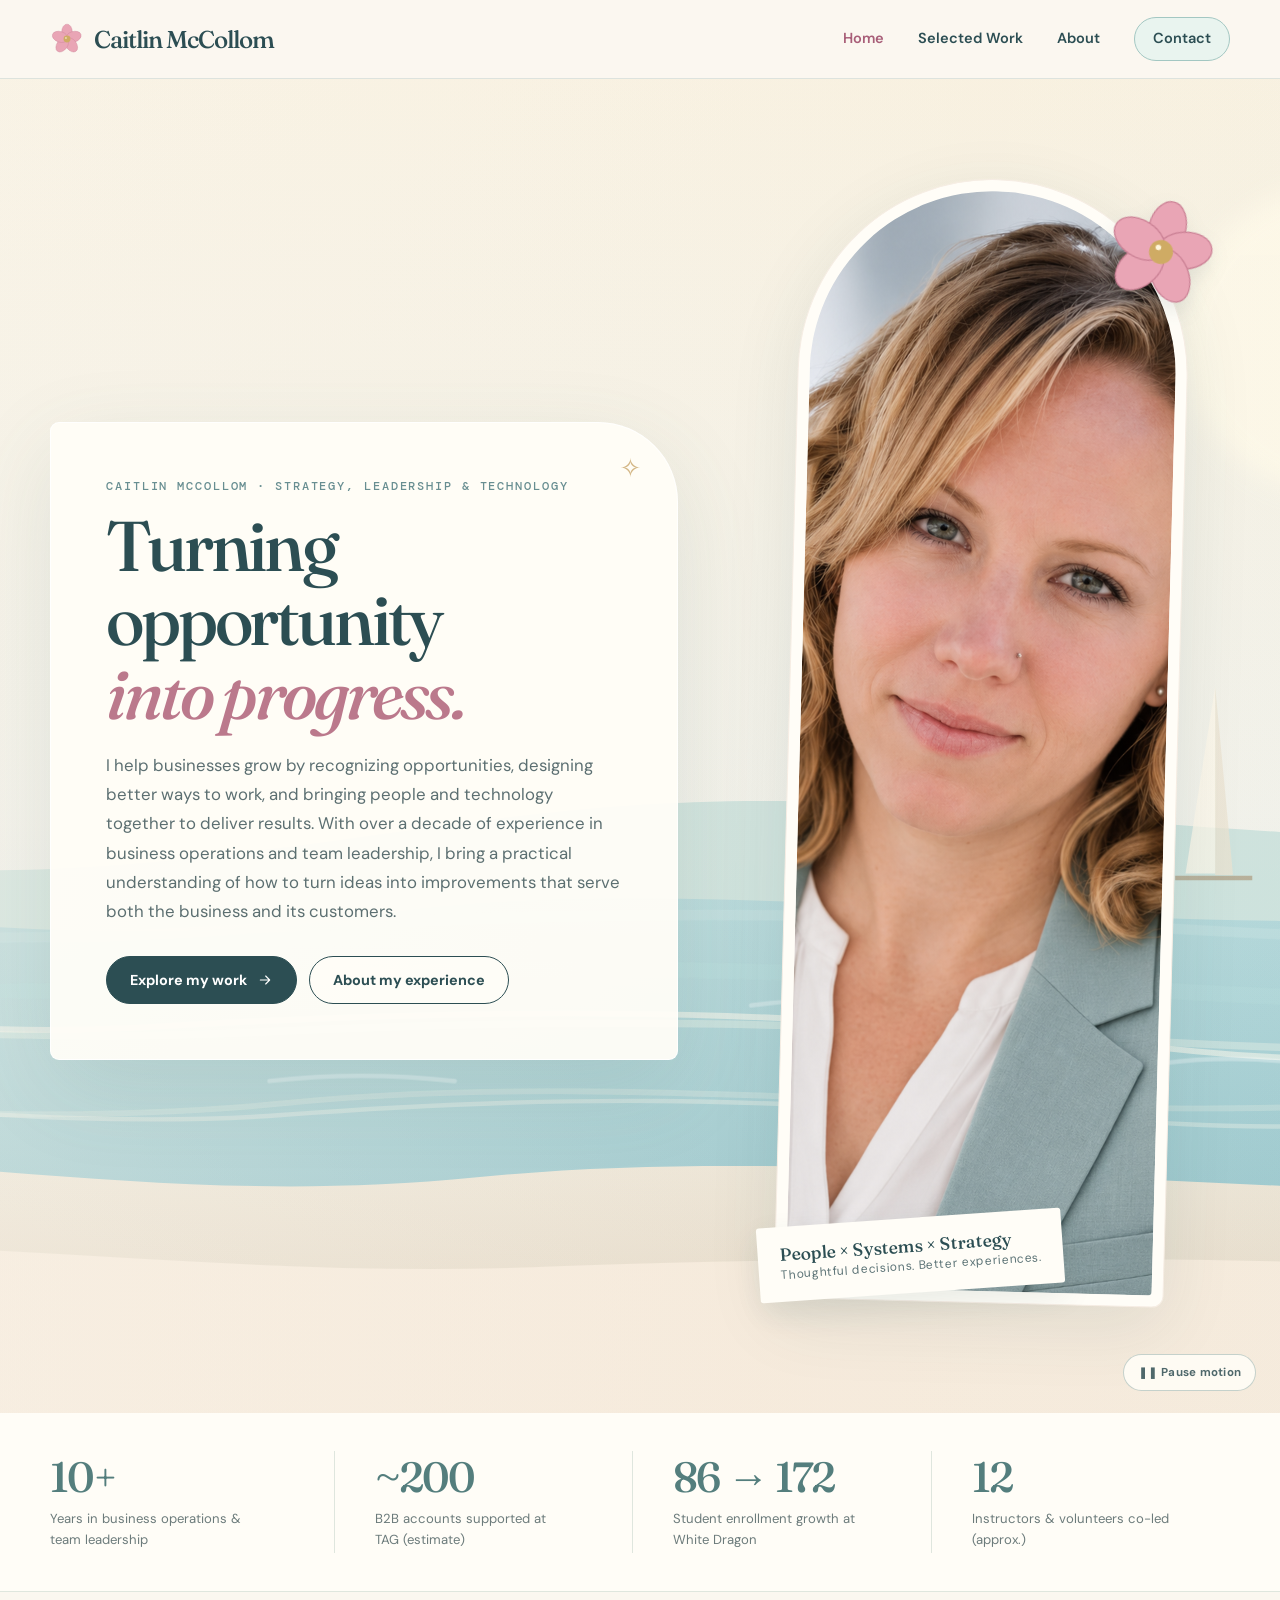
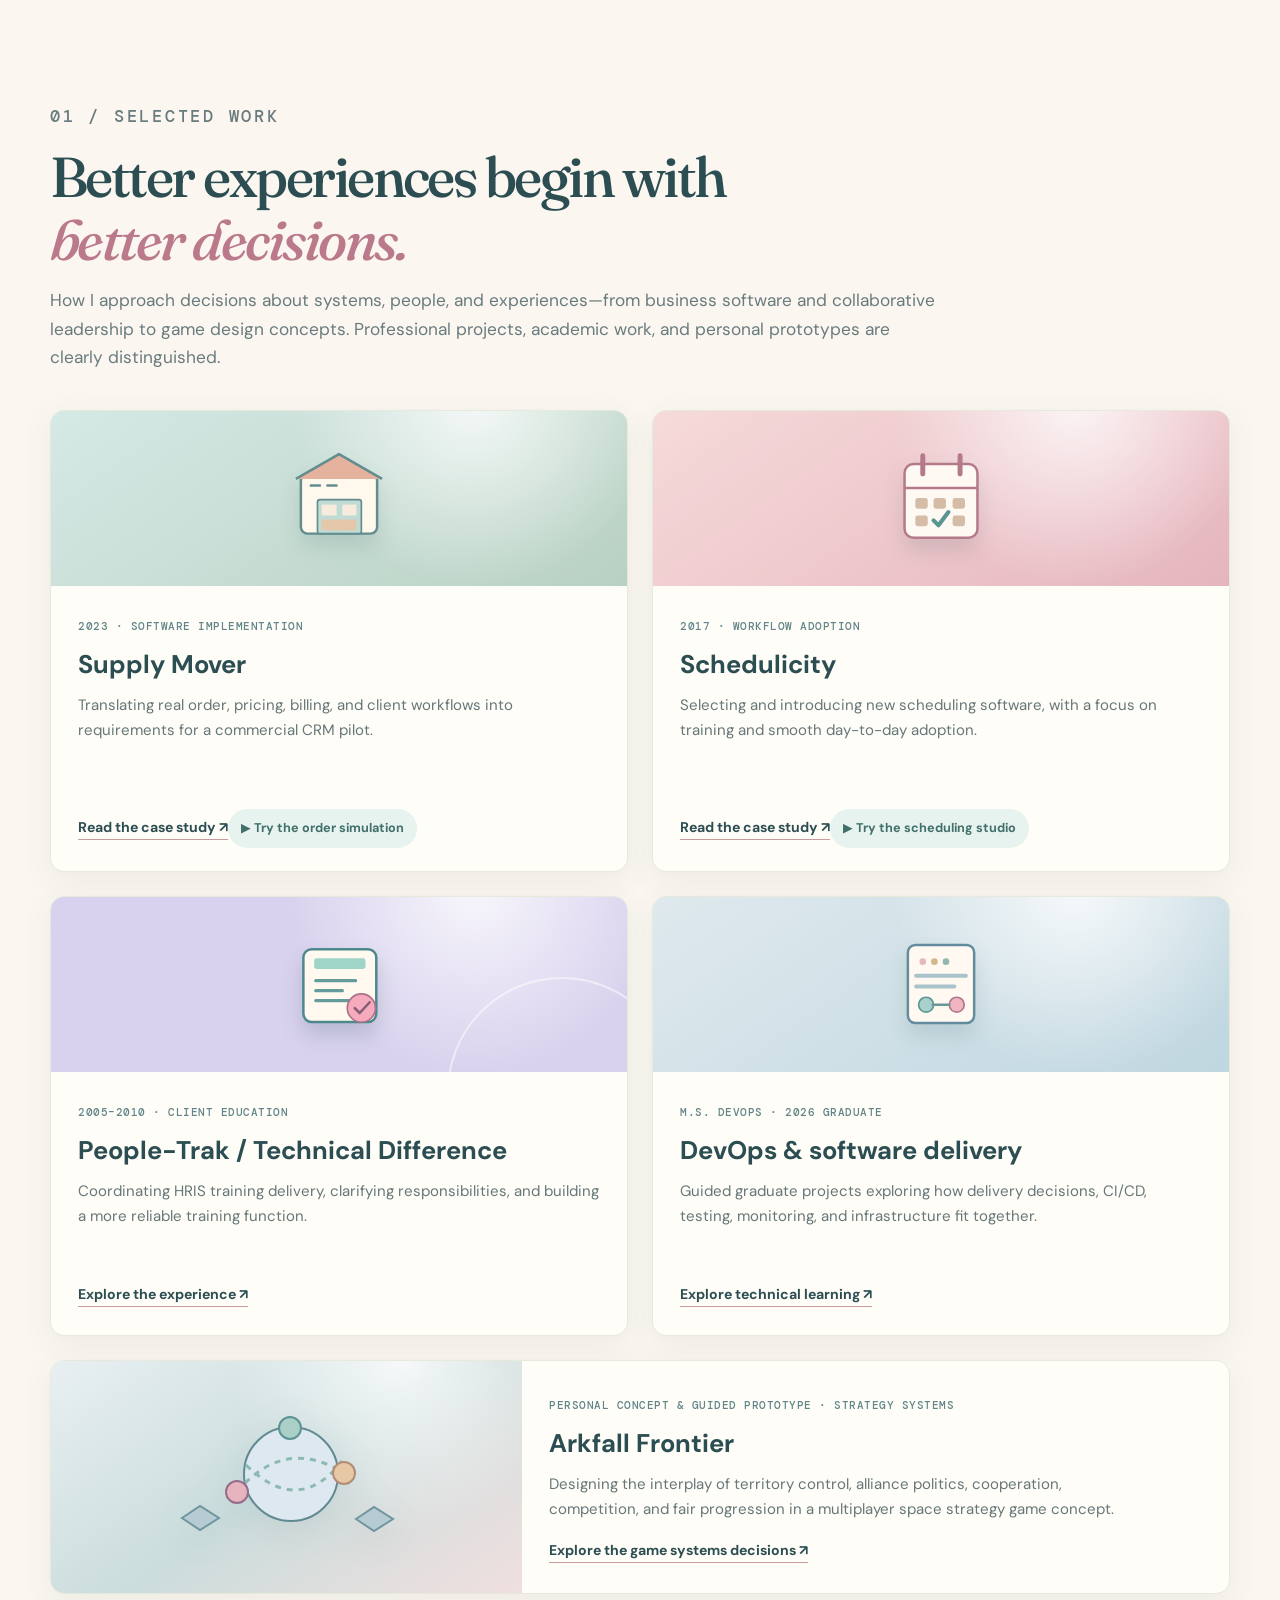
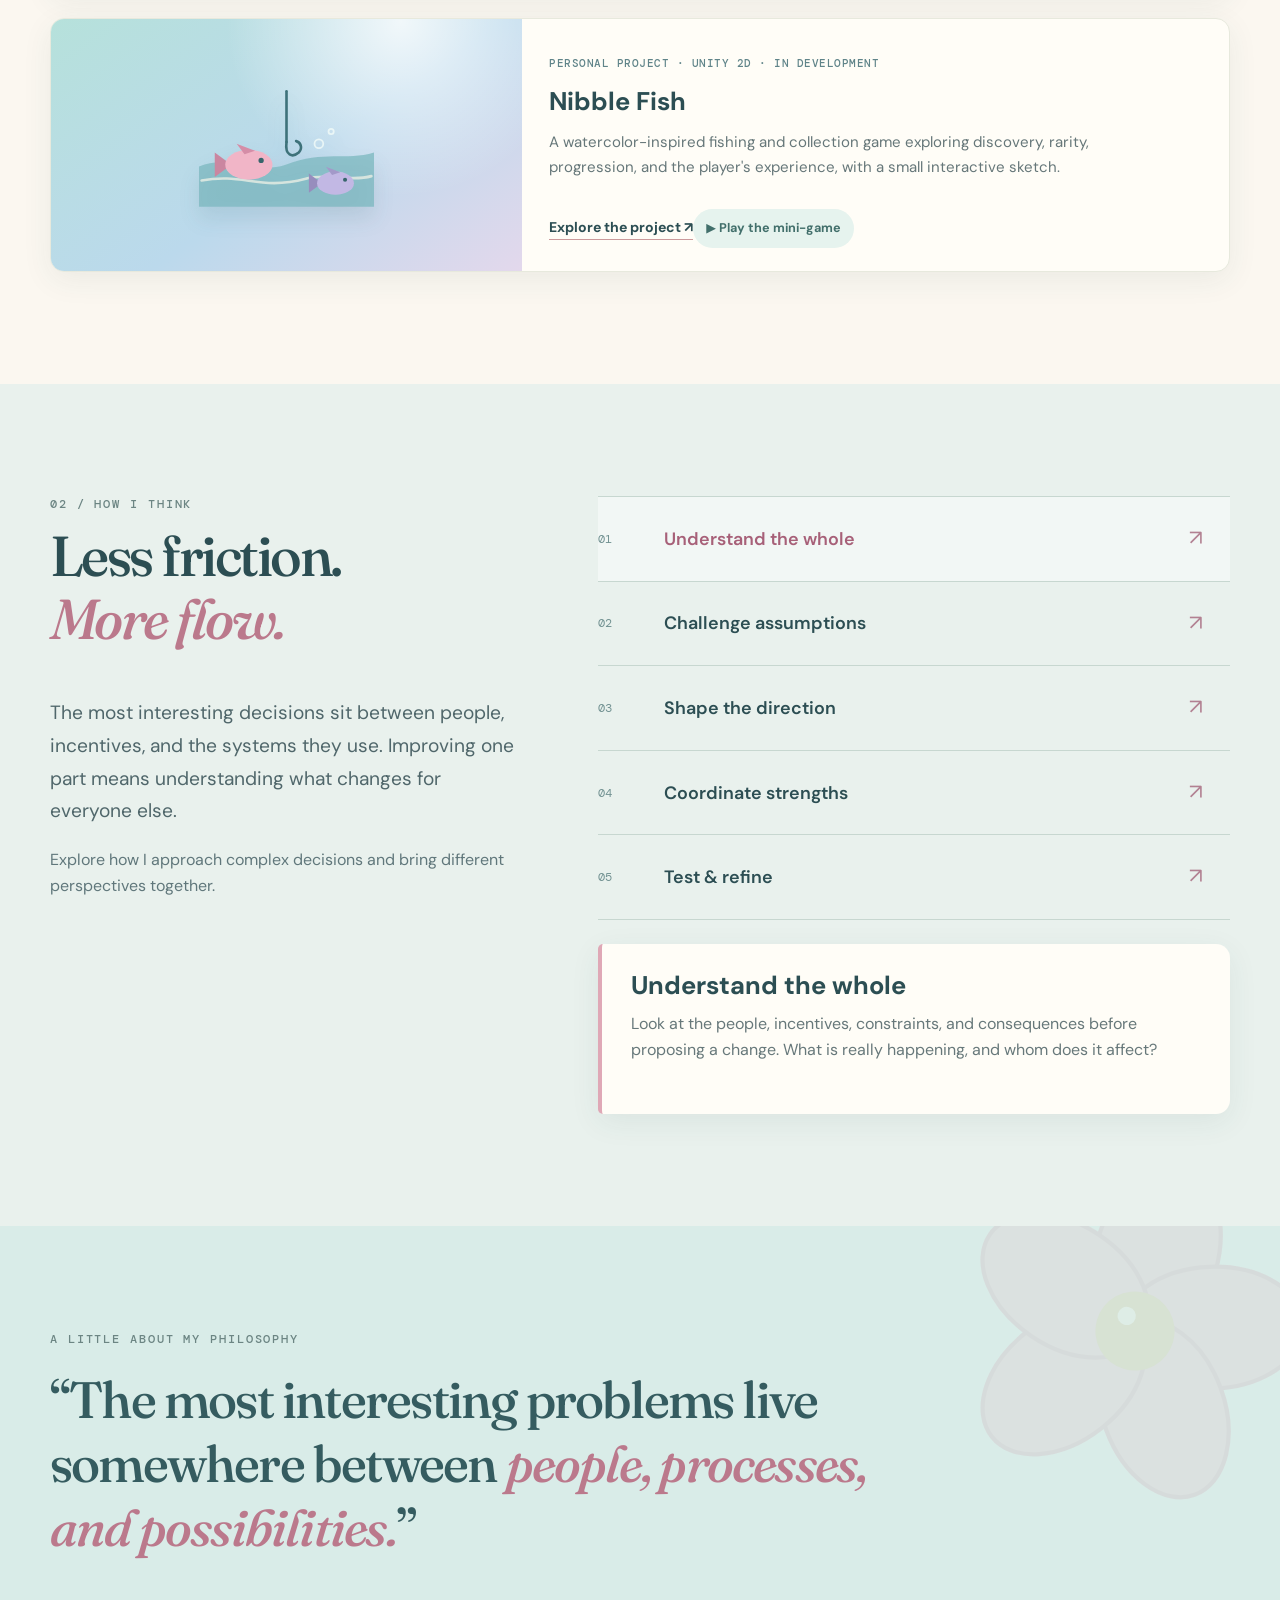
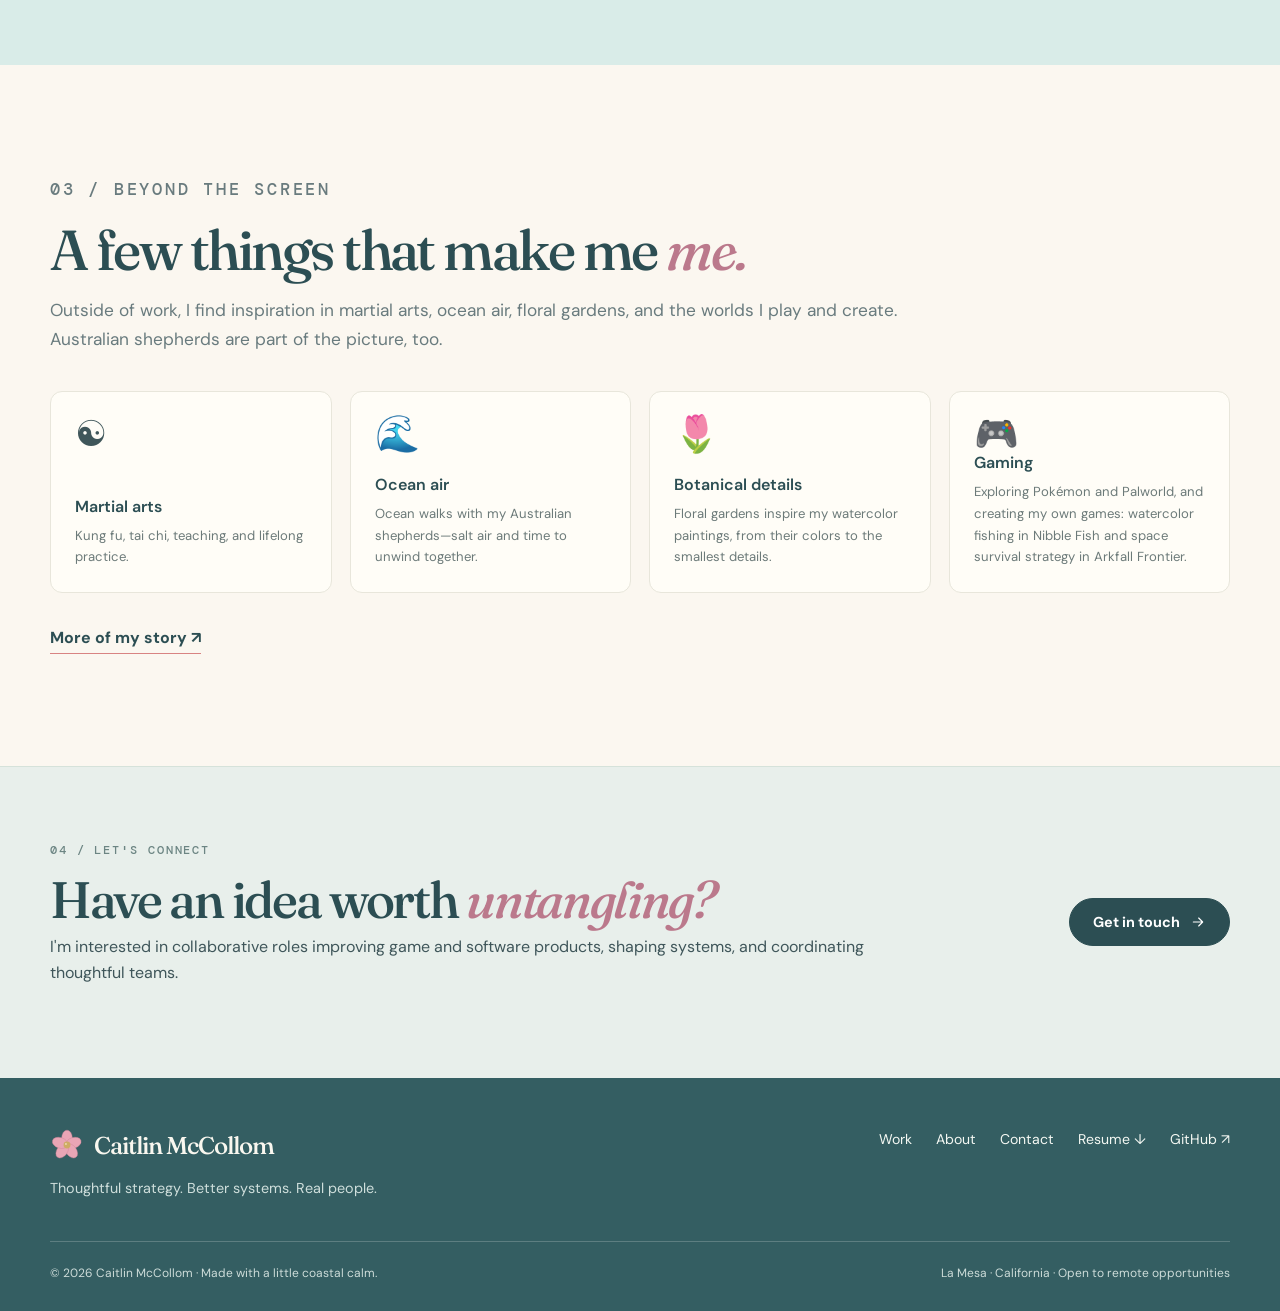
<file: index.html>
<!doctype html>
<html lang="en">
<head>
 <meta charset="utf-8"><meta name="viewport" content="width=device-width, initial-scale=1">
 <meta name="theme-color" content="#FBF7F0">
 <meta name="description" content="Explore Caitlin McCollom’s experience in business growth, collaborative leadership, process improvement, and technology-enabled solutions.">
 <meta property="og:title" content="Caitlin McCollom | People, Strategy &amp; Systems">
 <meta property="og:description" content="Explore Caitlin McCollom’s experience in business growth, collaborative leadership, process improvement, and technology-enabled solutions.">
 <meta property="og:type" content="website">
 <meta property="og:url" content="https://caitmcc165.github.io/cmccollom-cg-portfolio/">
 <meta name="twitter:card" content="summary">
 <meta name="twitter:title" content="Caitlin McCollom | People, Strategy &amp; Systems">
 <meta name="twitter:description" content="Explore Caitlin McCollom’s experience in business growth, collaborative leadership, process improvement, and technology-enabled solutions.">
 <title>Caitlin McCollom | People, Strategy &amp; Systems</title>
 <link rel="icon" href="assets/favicon.svg" type="image/svg+xml">
 <link rel="preconnect" href="https://fonts.googleapis.com">
 <link rel="preconnect" href="https://fonts.gstatic.com" crossorigin>
 <link rel="stylesheet" href="css/style.css?v=nibble-selectedwork-2"><link rel="stylesheet" href="css/coastal-motion.css?v=sitewide-blossom-1"><link rel="stylesheet" href="css/simulations.css"><script src="js/site.js?v=coastal-motion-1" defer></script><script src="js/coastal-motion.js?v=sitewide-blossom-1" defer></script>
</head>
<body>
 <a class="skip" href="#main">Skip to main content</a>
 <header class="site-header"><div class="container header-inner">
  <a class="brand" href="index.html" aria-label="Caitlin McCollom, home"><img src="assets/blossom.svg" width="34" height="34" alt=""> Caitlin McCollom</a>
  <button class="menu-toggle" aria-controls="primary-navigation" aria-expanded="false" aria-label="Open navigation" type="button">☰</button>
  <nav id="primary-navigation" class="site-nav" aria-label="Main navigation"><a href="index.html" aria-current="page" >Home</a><a href="work.html" >Selected Work</a><a href="about.html" >About</a><a href="contact.html" class="nav-cta" >Contact</a></nav>
 </div></header>
 <main id="main">
 <section class="hero" aria-labelledby="home-heading">
  <div class="hero-water-motion" aria-hidden="true">
   <svg viewBox="0 0 1600 900" preserveAspectRatio="xMidYMid slice" focusable="false">
    <g class="water-ribbon far" fill="none" stroke-linecap="round">
     <path d="M-120 578 C130 558 271 590 511 575 S947 561 1174 574 S1509 581 1720 563" stroke="#EBF8F1" stroke-width="7" opacity=".38"/>
     <path d="M-120 612 C154 598 299 628 544 609 S1003 608 1230 619 S1500 606 1720 610" stroke="#C8EBE6" stroke-width="11" opacity=".28"/>
    </g>
    <g class="water-ribbon near" fill="none" stroke-linecap="round">
     <path d="M-120 645 C124 623 311 654 544 643 S929 637 1159 650 S1500 646 1720 632" stroke="#F9F7EB" stroke-width="5" opacity=".48"/>
     <path d="M-120 692 C138 675 333 714 560 691 S1028 702 1269 693 S1500 690 1720 680" stroke="#F7F7E9" stroke-width="4" opacity=".37"/>
    </g>
    <g class="water-gleam" fill="none" stroke="#FFFFFF" stroke-linecap="round" opacity=".4">
     <path d="M875 625q57-8 112 0 M1153 664q44-6 93 0 M550 676q61-7 125 0 M1305 715q62-4 122 0" stroke-width="3"/>
    </g>
   </svg>
  </div>
  <div class="petals-layer" aria-hidden="true"></div>
  <div class="container hero-layout">
   <div class="hero-panel">
    <p class="eyebrow">Caitlin McCollom · Strategy, leadership &amp; technology</p>
    <h1 id="home-heading"><span>Turning opportunity</span><span class="serif-italic">into progress.</span></h1>
    <p class="summary">I help businesses grow by recognizing opportunities, designing better ways to work, and bringing people and technology together to deliver results. With over a decade of experience in business operations and team leadership, I bring a practical understanding of how to turn ideas into improvements that serve both the business and its customers.</p>
    <div class="actions"><a class="btn primary" href="work.html">Explore my work <svg viewBox="0 0 24 24" fill="none" stroke="currentColor" stroke-width="1.7" stroke-linecap="round" stroke-linejoin="round" aria-hidden="true"><path d="M5 12h14m-6-6 6 6-6 6"/></svg></a><a class="btn ghost" href="about.html">About my experience</a></div>
   </div>
   <div class="portrait-wrap">
    <div class="portrait-frame"><img src="assets/caitlin-portrait.png" width="880" height="1100" alt="Professional portrait of Caitlin McCollom"></div>
    <img class="flower-badge gentle-float" data-rolling-blossom src="assets/blossom.svg" alt="" aria-hidden="true">
    <div class="portrait-caption"><strong>People × Systems × Strategy</strong>Thoughtful decisions. Better experiences.</div>
   </div>
  </div>
  <button class="motion-control" type="button" aria-pressed="false" aria-label="Pause all decorative animations">❚❚ Pause motion</button>
 </section>
 <section class="stats" aria-label="Experience highlights"><div class="container stat-grid">
  <div class="stat"><span class="stat-number">10+</span><span class="stat-caption">Years in business operations &amp; team leadership</span></div>
  <div class="stat"><span class="stat-number">~200</span><span class="stat-caption">B2B accounts supported at TAG (estimate)</span></div>
  <div class="stat"><span class="stat-number">86 → 172</span><span class="stat-caption">Student enrollment growth at White Dragon</span></div>
  <div class="stat"><span class="stat-number">12</span><span class="stat-caption">Instructors &amp; volunteers co-led (approx.)</span></div>
 </div></section>
 <section class="section" id="selected-work"><div class="container"><div class="section-heading"><p class="eyebrow">01 / Selected work</p><h2>Better experiences begin with <span class="serif-italic">better decisions.</span></h2><p>How I approach decisions about systems, people, and experiences—from business software and collaborative leadership to game design concepts. Professional projects, academic work, and personal prototypes are clearly distinguished.</p></div>
  <div class="project-grid five-up">
   <article class="project-card"><div class="project-art warehouse"><svg viewBox="0 0 140 140" fill="none" aria-hidden="true"><rect x="24" y="41" width="92" height="72" rx="8" fill="#FFF9ED" stroke="#628C8D" stroke-width="3"/><path d="M18 47 70 17l52 30" fill="#E5B29E" stroke="#628C8D" stroke-width="3" stroke-linejoin="round"/><rect x="44" y="72" width="53" height="41" rx="3" fill="#C0DBD3" stroke="#628C8D" stroke-width="2"/><rect x="49" y="78" width="18" height="13" fill="#F7EBDE"/><rect x="74" y="78" width="17" height="13" fill="#F7EBDE"/><rect x="49" y="96" width="42" height="13" fill="#E5C7AA"/><path d="M36 55h11m9 0h11" stroke="#628C8D" stroke-width="3" stroke-linecap="round"/></svg></div><div class="project-card-body"><span class="tag">2023 · Software implementation</span><h3>Supply Mover</h3><p>Translating real order, pricing, billing, and client workflows into requirements for a commercial CRM pilot.</p><a href="work.html?section=supply-mover#supply-mover">Read the case study ↗</a><a class="sim-quick-link" href="work.html?section=supply-demo#supply-demo">▶ Try the order simulation</a></div></article>
   <article class="project-card"><div class="project-art calendar"><svg viewBox="0 0 140 140" fill="none" aria-hidden="true"><rect x="26" y="29" width="88" height="89" rx="11" fill="#FFF9F3" stroke="#B5798C" stroke-width="3"/><path d="M26 58h88" stroke="#B5798C" stroke-width="3"/><path d="M48 19v22m45-22v22" stroke="#B5798C" stroke-width="6" stroke-linecap="round"/><g fill="#D5BCA7"><rect x="39" y="70" width="15" height="13" rx="3"/><rect x="61" y="70" width="15" height="13" rx="3"/><rect x="84" y="70" width="15" height="13" rx="3"/><rect x="39" y="91" width="15" height="13" rx="3"/><rect x="84" y="91" width="15" height="13" rx="3"/></g><path d="m61 97 6 6 12-16" stroke="#5A9493" stroke-width="5" stroke-linecap="round" stroke-linejoin="round"/></svg></div><div class="project-card-body"><span class="tag">2017 · Workflow adoption</span><h3>Schedulicity</h3><p>Selecting and introducing new scheduling software, with a focus on training and smooth day-to-day adoption.</p><a href="work.html?section=schedulicity#schedulicity">Read the case study ↗</a><a class="sim-quick-link" href="work.html?section=scheduling-demo#scheduling-demo">▶ Try the scheduling studio</a></div></article>
   <article class="project-card">
    <div class="project-art education"><svg viewBox="0 0 140 140" fill="none" aria-hidden="true"><rect x="27" y="28" width="88" height="88" rx="10" fill="#FFF9EF" stroke="#4D898C" stroke-width="3"/><rect x="40" y="39" width="62" height="13" rx="3" fill="#9FD5C7"/><path d="M42 66h48m-48 12h32m-32 12h42" stroke="#649B9B" stroke-width="4" stroke-linecap="round"/><circle cx="97" cy="99" r="17" fill="#F5AABD" stroke="#AC718A" stroke-width="2"/><path d="m89 99 6 6 12-13" stroke="#845D73" stroke-width="3" stroke-linecap="round" stroke-linejoin="round"/></svg></div>
    <div class="project-card-body"><span class="tag">2005–2010 · Client education</span><h3>People-Trak / Technical Difference</h3><p>Coordinating HRIS training delivery, clarifying responsibilities, and building a more reliable training function.</p><a href="work.html?section=people-trak#people-trak">Explore the experience ↗</a></div>
   </article>
   <article class="project-card"><div class="project-art devops"><svg viewBox="0 0 140 140" fill="none" aria-hidden="true"><rect x="30" y="23" width="80" height="94" rx="9" fill="#FFF9F1" stroke="#638C9D" stroke-width="3"/><circle cx="48" cy="43" r="4" fill="#E6B6C1"/><circle cx="62" cy="43" r="4" fill="#D3B78A"/><circle cx="76" cy="43" r="4" fill="#93B8B2"/><path d="M40 60h60M40 73h46" stroke="#A8C4CA" stroke-width="5" stroke-linecap="round"/><circle cx="52" cy="95" r="9" fill="#A8D1CD" stroke="#5B9692" stroke-width="2"/><circle cx="89" cy="95" r="9" fill="#F0B5C1" stroke="#AF788D" stroke-width="2"/><path d="M60 95h20" stroke="#6A9699" stroke-width="3" stroke-linecap="round"/></svg></div><div class="project-card-body"><span class="tag">M.S. DevOps · 2026 graduate</span><h3>DevOps &amp; software delivery</h3><p>Guided graduate projects exploring how delivery decisions, CI/CD, testing, monitoring, and infrastructure fit together.</p><a href="work.html?section=technical-learning#technical-learning">Explore technical learning ↗</a></div></article>
   <article class="project-card project-card-feature"><div class="project-art arkfall" aria-hidden="true"><svg viewBox="0 0 240 150" fill="none"><circle cx="124" cy="72" r="47" fill="#DDE8F0" stroke="#608992" stroke-width="2"/><path d="M70 90Q117 34 177 71M79 63Q132 115 175 59" stroke="#8CBAB2" stroke-width="3" stroke-dasharray="6 6"/><circle cx="70" cy="90" r="11" fill="#E6B4BD" stroke="#956C8A" stroke-width="2"/><circle cx="177" cy="71" r="11" fill="#E6C8A5" stroke="#B38C77" stroke-width="2"/><circle cx="123" cy="26" r="11" fill="#A9CFC7" stroke="#5D9293" stroke-width="2"/><path d="M15 116l18-12 19 12-19 12zM189 117l18-12 19 12-19 12z" fill="#B7CBD3" stroke="#6E969F" stroke-width="2"/></svg></div><div class="project-card-body"><span class="tag">Personal concept &amp; guided prototype · Strategy systems</span><h3>Arkfall Frontier</h3><p>Designing the interplay of territory control, alliance politics, cooperation, competition, and fair progression in a multiplayer space strategy game concept.</p><a href="work.html#arkfall-frontier">Explore the game systems decisions ↗</a></div></article>
   <article class="project-card project-card-feature"><div class="project-art nibble"><svg viewBox="0 0 200 140" fill="none" aria-hidden="true">
     <path d="M0 94c35-15 63 10 99-2 45-17 68-4 101-14v62H0Z" fill="#7FBAC1" opacity=".8"/>
     <path d="M3 110c48-9 66 12 119-2 26-7 51 4 75-3" stroke="#F7F6E9" stroke-width="3" stroke-linecap="round" opacity=".7"/>
     <path d="M100 8v58" stroke="#3E727A" stroke-width="3" stroke-linecap="round"/>
     <path d="M100 66c-2 16 7 18 14 12 5-5 2-12-3-13" stroke="#3E727A" stroke-width="3" stroke-linecap="round"/>
     <g transform="translate(57 92)"><path d="M-20 0-39-14v28Z" fill="#CA86A0"/><ellipse rx="27" ry="17" fill="#F1B5C7"/><circle cx="14" cy="-5" r="3" fill="#37656B"/><path d="M-5-12-14-24l21 8Z" fill="#D58DA7"/></g>
     <g transform="translate(156 113) scale(.78)"><path d="M-20 0-39-14v28Z" fill="#978DBD"/><ellipse rx="27" ry="17" fill="#C2B8E4"/><circle cx="14" cy="-5" r="3" fill="#37656B"/><path d="M-5-12-14-24l21 8Z" fill="#A399C9"/></g>
     <circle cx="137" cy="68" r="5" stroke="#F8FFF9" stroke-width="2" opacity=".7"/><circle cx="151" cy="54" r="3" stroke="#F8FFF9" stroke-width="2" opacity=".7"/>
    </svg></div>
    <div class="project-card-body"><span class="tag">Personal project · Unity 2D · In development</span><h3>Nibble Fish</h3><p>A watercolor-inspired fishing and collection game exploring discovery, rarity, progression, and the player's experience, with a small interactive sketch.</p><a href="work.html?section=nibble-fish#nibble-fish">Explore the project ↗</a><a class="sim-quick-link" href="work.html?section=nibble-fish-demo#nibble-fish-demo">▶ Play the mini-game</a></div></article>
  </div>
 </div></section>
 <section class="section tinted" id="approach"><div class="container approach-layout">
   <div class="approach-copy"><p class="eyebrow">02 / How I think</p><h2>Less friction.<br><span class="serif-italic">More flow.</span></h2><p class="lead">The most interesting decisions sit between people, incentives, and the systems they use. Improving one part means understanding what changes for everyone else.</p><p class="soft-lead">Explore how I approach complex decisions and bring different perspectives together.</p></div>
   <div><div class="step-list" role="tablist" aria-label="Implementation approach">
    <button class="step" type="button" role="tab" data-step="0" aria-controls="step-panel" aria-selected="true"><span class="step-num">01</span><strong>Understand the whole</strong><span class="step-arrow">↗</span></button>
    <button class="step" type="button" role="tab" data-step="1" aria-controls="step-panel" aria-selected="false"><span class="step-num">02</span><strong>Challenge assumptions</strong><span class="step-arrow">↗</span></button>
    <button class="step" type="button" role="tab" data-step="2" aria-controls="step-panel" aria-selected="false"><span class="step-num">03</span><strong>Shape the direction</strong><span class="step-arrow">↗</span></button>
    <button class="step" type="button" role="tab" data-step="3" aria-controls="step-panel" aria-selected="false"><span class="step-num">04</span><strong>Coordinate strengths</strong><span class="step-arrow">↗</span></button>
    <button class="step" type="button" role="tab" data-step="4" aria-controls="step-panel" aria-selected="false"><span class="step-num">05</span><strong>Test &amp; refine</strong><span class="step-arrow">↗</span></button>
   </div><div class="step-detail" id="step-panel" role="tabpanel" aria-live="polite"><h3 id="step-title">Understand the whole</h3><p id="step-desc">Look at the people, incentives, constraints, and consequences before proposing a change.</p></div></div>
  </div></section>
 <section class="quote-banner"><div class="container"><p class="eyebrow">A little about my philosophy</p><blockquote>“The most interesting problems live somewhere between <span class="serif-italic">people, processes, and possibilities.</span>”</blockquote></div></section>
 <section class="section" id="beyond"><div class="container"><div class="section-heading"><p class="eyebrow">03 / Beyond the screen</p><h2>A few things that make me <span class="serif-italic">me.</span></h2><p>Outside of work, I find inspiration in martial arts, ocean air, floral gardens, and the worlds I play and create. Australian shepherds are part of the picture, too.</p></div>
  <div class="beyond-grid"><article class="beyond-item"><span class="symbol" aria-hidden="true">☯</span><div><h3>Martial arts</h3><p>Kung fu, tai chi, teaching, and lifelong practice.</p></div></article><article class="beyond-item"><span class="symbol" aria-hidden="true">🌊</span><div><h3>Ocean air</h3><p>Ocean walks with my Australian shepherds—salt air and time to unwind together.</p></div></article><article class="beyond-item"><span class="symbol" aria-hidden="true">🌷</span><div><h3>Botanical details</h3><p>Floral gardens inspire my watercolor paintings, from their colors to the smallest details.</p></div></article><article class="beyond-item"><span class="symbol" aria-hidden="true">🎮</span><div><h3>Gaming</h3><p>Exploring Pokémon and Palworld, and creating my own games: watercolor fishing in Nibble Fish and space survival strategy in Arkfall Frontier.</p></div></article></div>
  <div class="actions" style="margin-top:32px"><a class="text-link" href="about.html">More of my story ↗</a></div>
 </div></section>
 <section class="contact-strip"><div class="container row"><div><p class="eyebrow">04 / Let's connect</p><h2>Have an idea worth <span class="serif-italic">untangling?</span></h2><p>I'm interested in collaborative roles improving game and software products, shaping systems, and coordinating thoughtful teams.</p></div><a class="btn primary" href="contact.html">Get in touch <svg viewBox="0 0 24 24" fill="none" stroke="currentColor" stroke-width="1.7" stroke-linecap="round" stroke-linejoin="round" aria-hidden="true"><path d="M5 12h14m-6-6 6 6-6 6"/></svg></a></div></section>
</main>
 <footer class="site-footer"><div class="container"><div class="footer-top"><div><a class="brand" href="index.html"><img src="assets/blossom.svg" alt="" width="34" height="34"> Caitlin McCollom</a><p>Thoughtful strategy. Better systems. Real people.</p></div><nav class="footer-links" aria-label="Footer navigation"><a href="work.html">Work</a><a href="about.html">About</a><a href="contact.html">Contact</a><a href="assets/Caitlin_McCollom_Resume.pdf" download>Resume ↓</a><a href="https://github.com/caitmcc165" target="_blank" rel="noopener noreferrer">GitHub ↗</a></nav></div><div class="footer-bottom"><span>© 2026 Caitlin McCollom · Made with a little coastal calm.</span><span>La Mesa · California · Open to remote opportunities</span></div></div></footer>
</body></html>
</file>
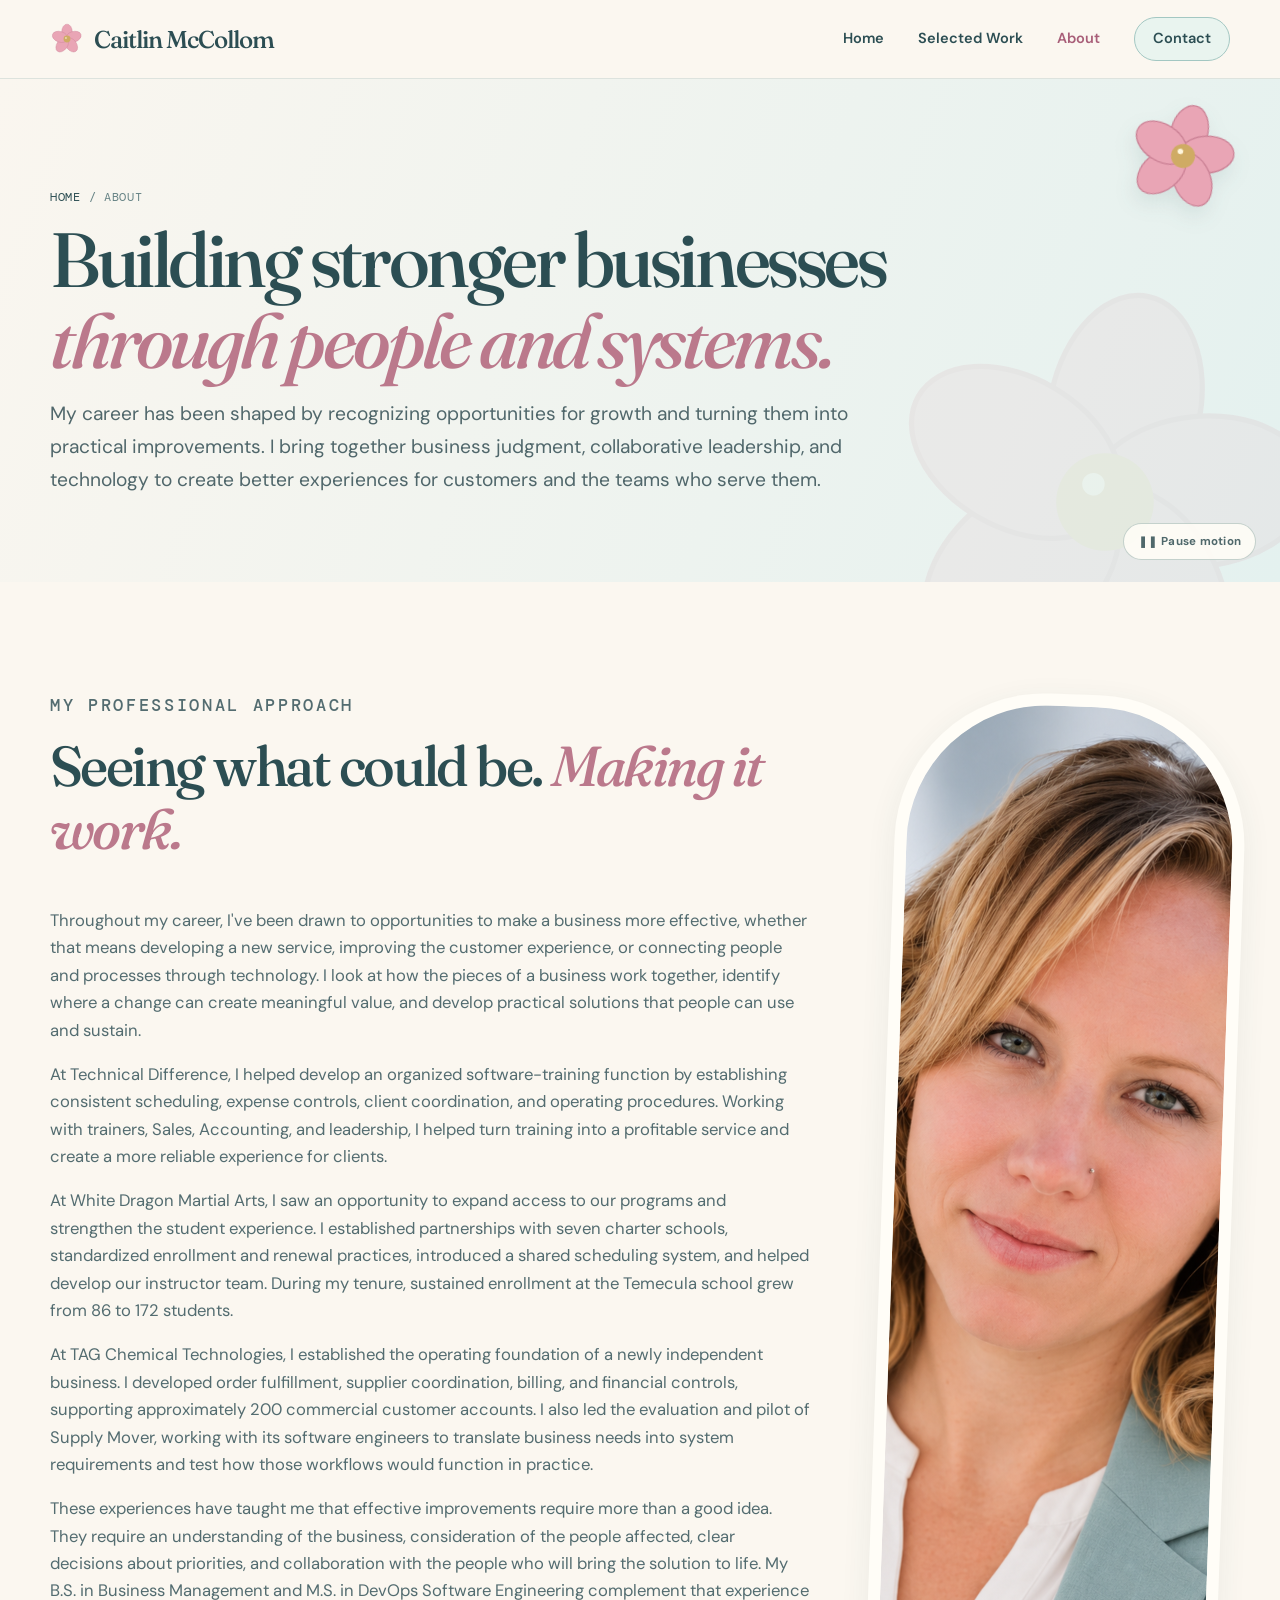
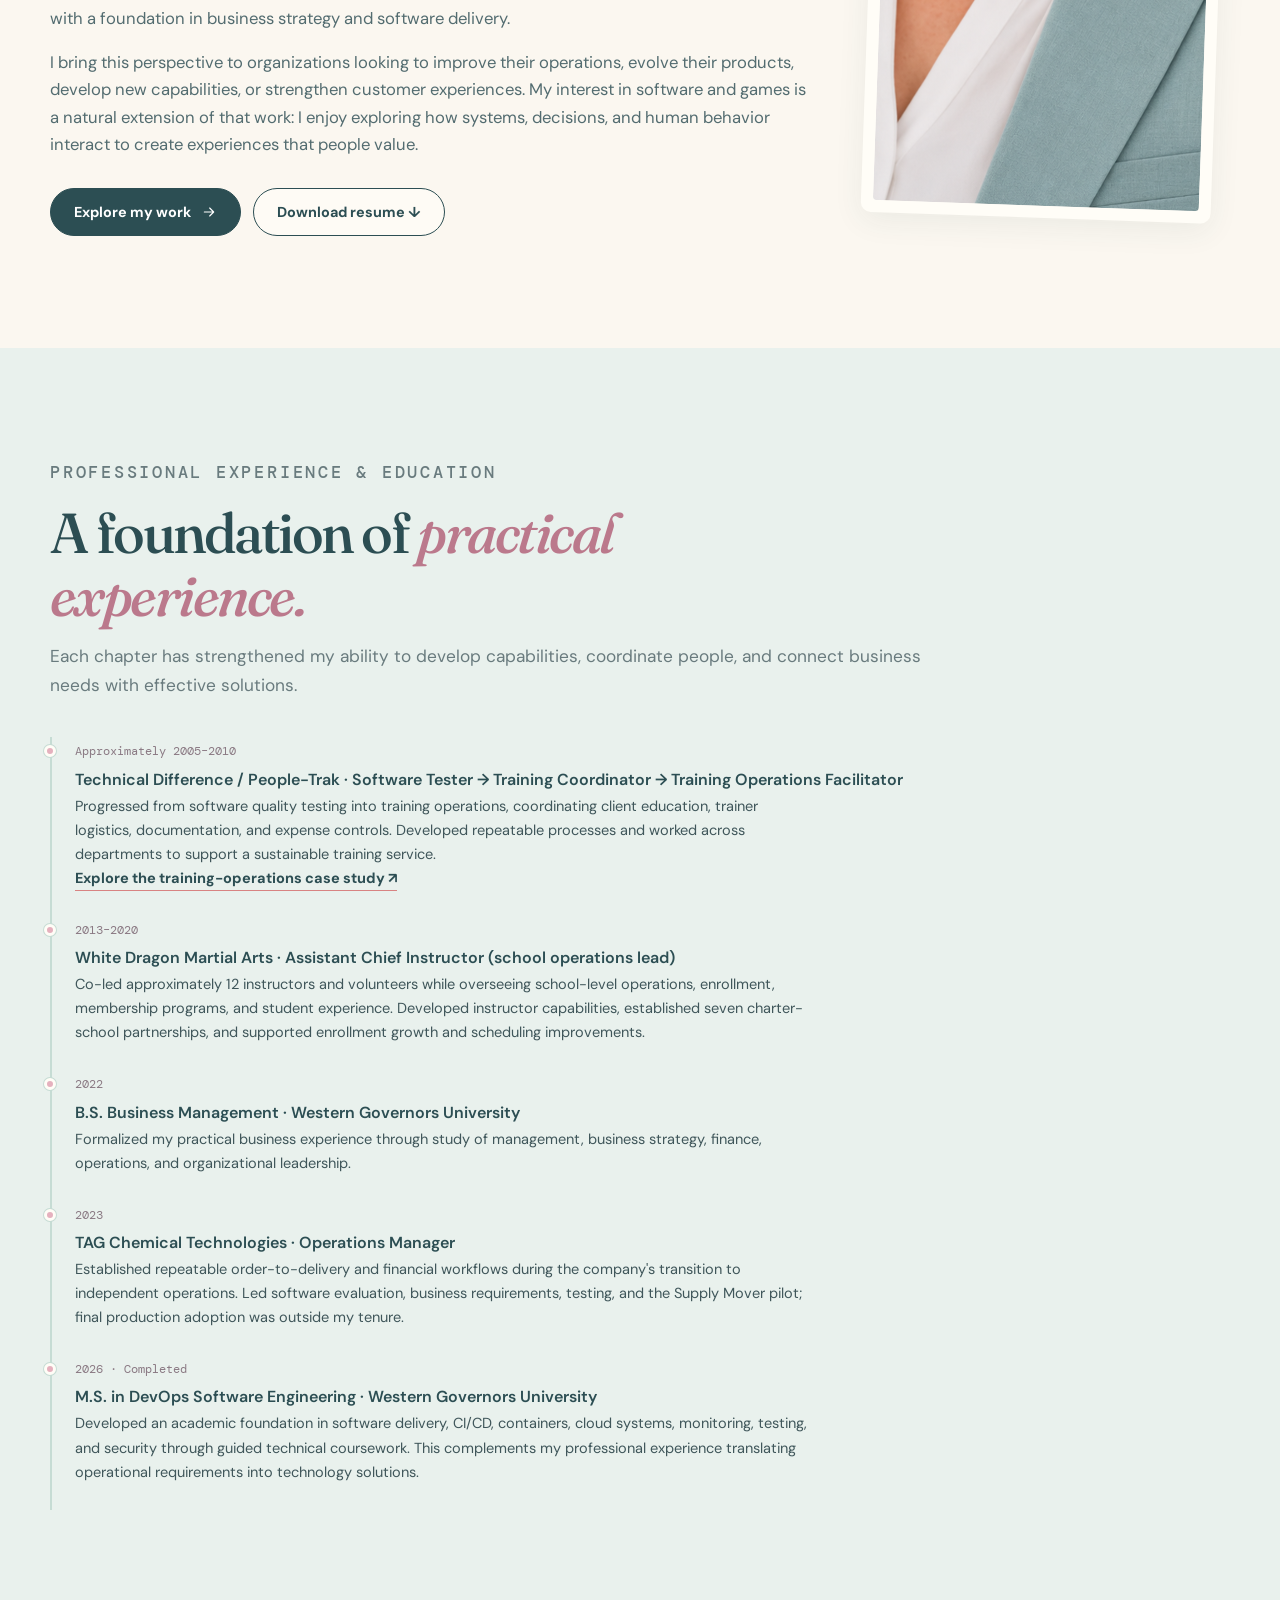
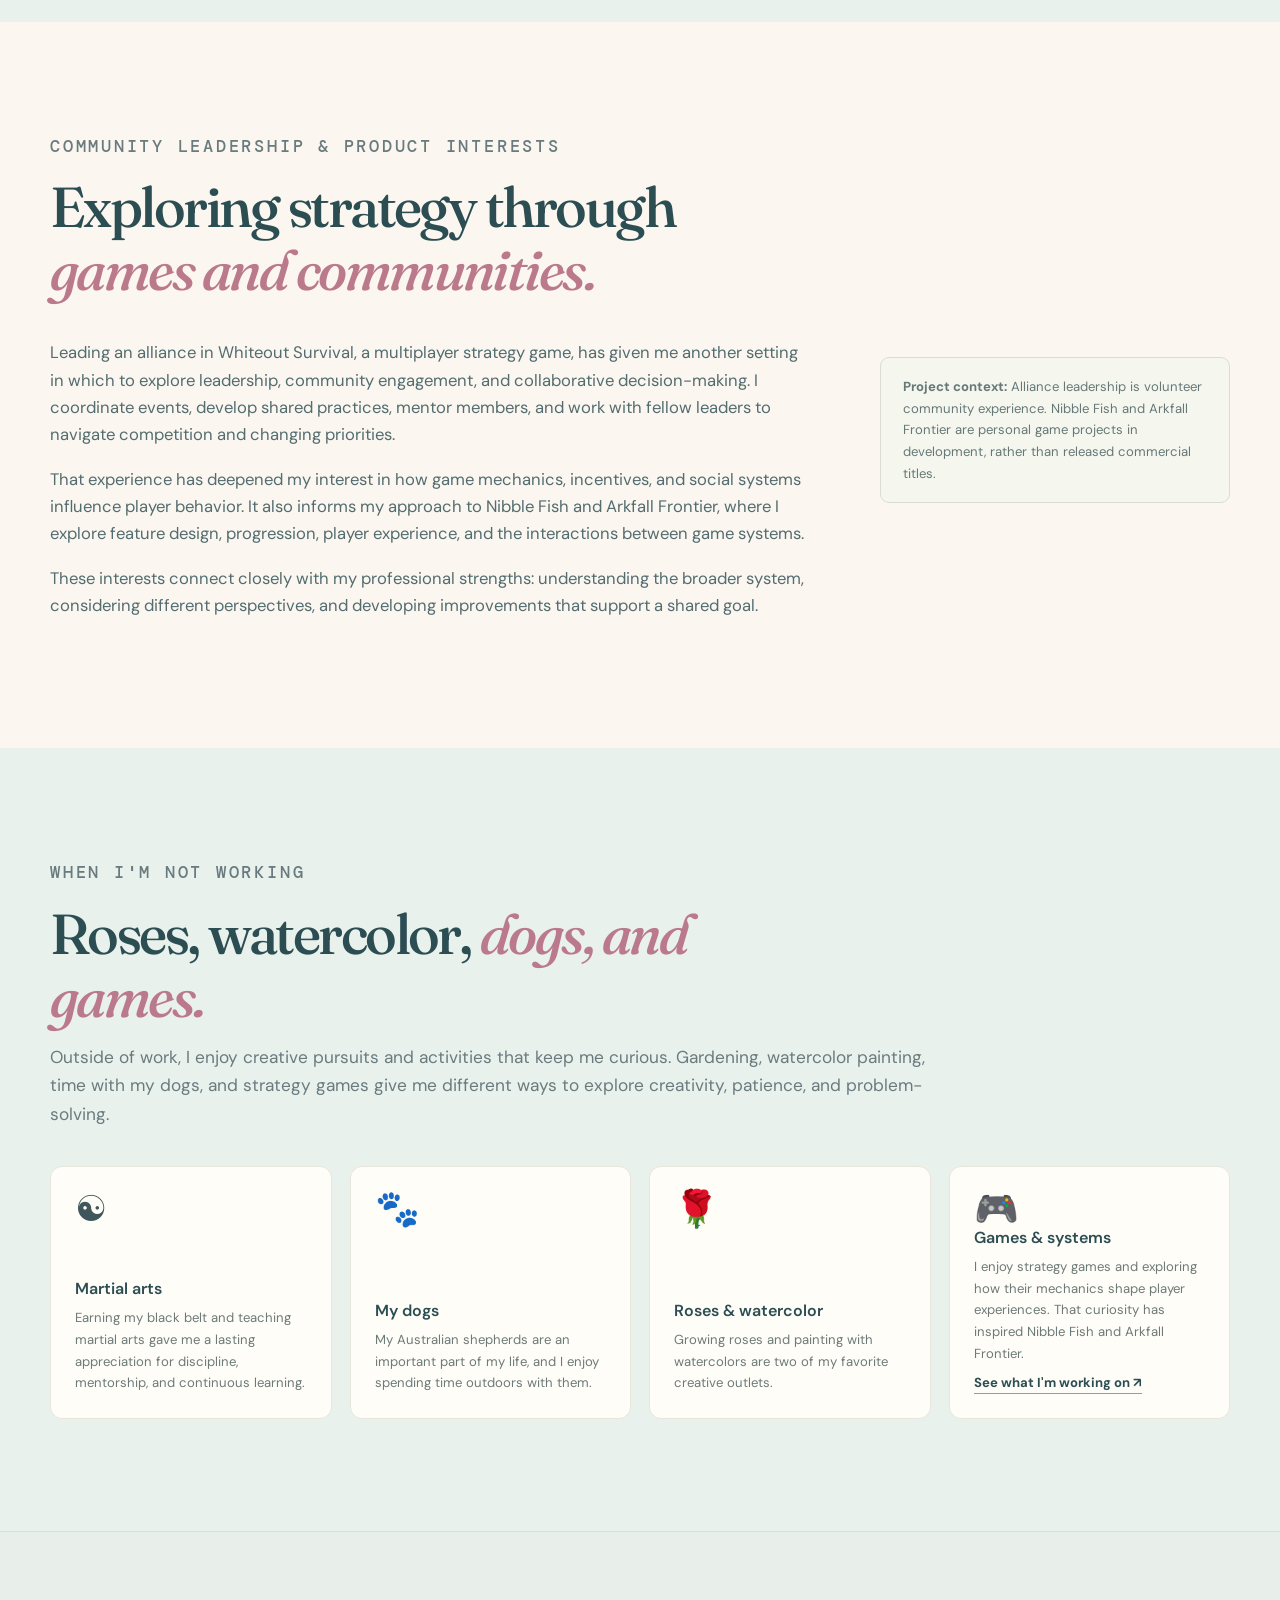
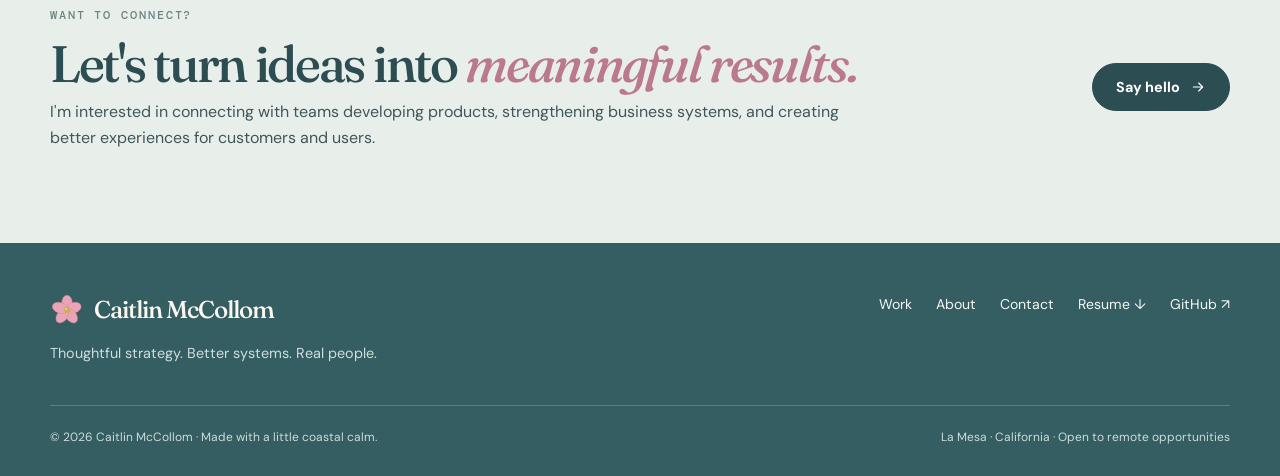
<file: about.html>
<!doctype html>
<html lang="en">
<head>
 <meta charset="utf-8"><meta name="viewport" content="width=device-width, initial-scale=1">
 <meta name="theme-color" content="#FBF7F0">
 <meta name="description" content="Explore Caitlin McCollom’s experience building business capabilities, improving systems, developing teams, and connecting business strategy with technology.">
 <meta property="og:title" content="About">
 <meta property="og:description" content="A professional journey through business operations, team leadership, customer experience, and technology-enabled improvement.">
 <meta property="og:type" content="website">
 <title>About | Caitlin McCollom</title>
 <link rel="icon" href="assets/favicon.svg" type="image/svg+xml">
 <link rel="preconnect" href="https://fonts.googleapis.com">
 <link rel="preconnect" href="https://fonts.gstatic.com" crossorigin>
 <link rel="stylesheet" href="css/style.css"><script src="js/site.js" defer></script>
 <link rel="stylesheet" href="css/coastal-motion.css?v=sitewide-blossom-1"><script src="js/coastal-motion.js?v=sitewide-blossom-1" defer></script>
</head>
<body>
 <a class="skip" href="#main">Skip to main content</a>
 <header class="site-header"><div class="container header-inner">
  <a class="brand" href="index.html" aria-label="Caitlin McCollom, home"><img src="assets/blossom.svg" width="34" height="34" alt=""> Caitlin McCollom</a>
  <button class="menu-toggle" aria-controls="primary-navigation" aria-expanded="false" aria-label="Open navigation" type="button">☰</button>
  <nav id="primary-navigation" class="site-nav" aria-label="Main navigation"><a href="index.html" >Home</a><a href="work.html" >Selected Work</a><a href="about.html" aria-current="page" >About</a><a href="contact.html" class="nav-cta" >Contact</a></nav>
 </div></header>
 <main id="main">
 <section class="page-hero"><div class="container"><p class="breadcrumbs"><a href="index.html">Home</a> / About</p><h1>Building stronger businesses<br><span class="serif-italic">through people and systems.</span></h1><p class="lead">My career has been shaped by recognizing opportunities for growth and turning them into practical improvements. I bring together business judgment, collaborative leadership, and technology to create better experiences for customers and the teams who serve them.</p></div>
  <img class="flower-badge gentle-float" data-rolling-blossom src="assets/blossom.svg" alt="" aria-hidden="true">
  <button class="motion-control" type="button" aria-pressed="false" aria-label="Pause all decorative animations">❚❚ Pause motion</button>
 </section>
 <section class="section"><div class="container about-layout">
  <div class="about-copy">
   <p class="eyebrow">My professional approach</p>
   <h2>Seeing what could be. <span class="serif-italic">Making it work.</span></h2>
   <p>Throughout my career, I've been drawn to opportunities to make a business more effective, whether that means developing a new service, improving the customer experience, or connecting people and processes through technology. I look at how the pieces of a business work together, identify where a change can create meaningful value, and develop practical solutions that people can use and sustain.</p>
   <p>At Technical Difference, I helped develop an organized software-training function by establishing consistent scheduling, expense controls, client coordination, and operating procedures. Working with trainers, Sales, Accounting, and leadership, I helped turn training into a profitable service and create a more reliable experience for clients.</p>
   <p>At White Dragon Martial Arts, I saw an opportunity to expand access to our programs and strengthen the student experience. I established partnerships with seven charter schools, standardized enrollment and renewal practices, introduced a shared scheduling system, and helped develop our instructor team. During my tenure, sustained enrollment at the Temecula school grew from 86 to 172 students.</p>
   <p>At TAG Chemical Technologies, I established the operating foundation of a newly independent business. I developed order fulfillment, supplier coordination, billing, and financial controls, supporting approximately 200 commercial customer accounts. I also led the evaluation and pilot of Supply Mover, working with its software engineers to translate business needs into system requirements and test how those workflows would function in practice.</p>
   <p>These experiences have taught me that effective improvements require more than a good idea. They require an understanding of the business, consideration of the people affected, clear decisions about priorities, and collaboration with the people who will bring the solution to life. My B.S. in Business Management and M.S. in DevOps Software Engineering complement that experience with a foundation in business strategy and software delivery.</p>
   <p>I bring this perspective to organizations looking to improve their operations, evolve their products, develop new capabilities, or strengthen customer experiences. My interest in software and games is a natural extension of that work: I enjoy exploring how systems, decisions, and human behavior interact to create experiences that people value.</p>
   <div class="actions"><a class="btn primary" href="work.html">Explore my work <svg viewBox="0 0 24 24" fill="none" stroke="currentColor" stroke-width="1.7" stroke-linecap="round" stroke-linejoin="round" aria-hidden="true"><path d="M5 12h14m-6-6 6 6-6 6"/></svg></a><a class="btn ghost" href="assets/Caitlin_McCollom_Resume.pdf" download>Download resume ↓</a></div>
  </div>
  <div class="about-photo"><img src="assets/caitlin-portrait.png" width="880" height="1100" alt="Portrait of Caitlin McCollom"></div>
 </div></section>
 <section class="section tinted"><div class="container">
  <div class="section-heading"><p class="eyebrow">Professional experience &amp; education</p><h2>A foundation of <span class="serif-italic">practical experience.</span></h2><p>Each chapter has strengthened my ability to develop capabilities, coordinate people, and connect business needs with effective solutions.</p></div>
  <div class="timeline">
   <div class="timeline-entry"><span class="date">Approximately 2005–2010</span><h3>Technical Difference / People-Trak · Software Tester → Training Coordinator → Training Operations Facilitator</h3><p>Progressed from software quality testing into training operations, coordinating client education, trainer logistics, documentation, and expense controls. Developed repeatable processes and worked across departments to support a sustainable training service.</p><p><a class="text-link" href="work.html#people-trak">Explore the training-operations case study ↗</a></p></div>
   <div class="timeline-entry"><span class="date">2013–2020</span><h3>White Dragon Martial Arts · Assistant Chief Instructor (school operations lead)</h3><p>Co-led approximately 12 instructors and volunteers while overseeing school-level operations, enrollment, membership programs, and student experience. Developed instructor capabilities, established seven charter-school partnerships, and supported enrollment growth and scheduling improvements.</p></div>
   <div class="timeline-entry"><span class="date">2022</span><h3>B.S. Business Management · Western Governors University</h3><p>Formalized my practical business experience through study of management, business strategy, finance, operations, and organizational leadership.</p></div>
   <div class="timeline-entry"><span class="date">2023</span><h3>TAG Chemical Technologies · Operations Manager</h3><p>Established repeatable order-to-delivery and financial workflows during the company's transition to independent operations. Led software evaluation, business requirements, testing, and the Supply Mover pilot; final production adoption was outside my tenure.</p></div>
   <div class="timeline-entry"><span class="date">2026 · Completed</span><h3>M.S. in DevOps Software Engineering · Western Governors University</h3><p>Developed an academic foundation in software delivery, CI/CD, containers, cloud systems, monitoring, testing, and security through guided technical coursework. This complements my professional experience translating operational requirements into technology solutions.</p></div>
  </div>
 </div></section>
 <section class="section"><div class="container">
  <div class="section-heading"><p class="eyebrow">Community leadership &amp; product interests</p><h2>Exploring strategy through <span class="serif-italic">games and communities.</span></h2></div>
  <div class="about-layout">
   <div class="about-copy">
    <p>Leading an alliance in Whiteout Survival, a multiplayer strategy game, has given me another setting in which to explore leadership, community engagement, and collaborative decision-making. I coordinate events, develop shared practices, mentor members, and work with fellow leaders to navigate competition and changing priorities.</p>
    <p>That experience has deepened my interest in how game mechanics, incentives, and social systems influence player behavior. It also informs my approach to Nibble Fish and Arkfall Frontier, where I explore feature design, progression, player experience, and the interactions between game systems.</p>
    <p>These interests connect closely with my professional strengths: understanding the broader system, considering different perspectives, and developing improvements that support a shared goal.</p>
   </div>
   <div><p class="note"><strong>Project context:</strong> Alliance leadership is volunteer community experience. Nibble Fish and Arkfall Frontier are personal game projects in development, rather than released commercial titles.</p></div>
  </div>
 </div></section>
 <section class="section tinted"><div class="container">
  <div class="section-heading"><p class="eyebrow">When I'm not working</p><h2>Roses, watercolor, <span class="serif-italic">dogs, and games.</span></h2><p>Outside of work, I enjoy creative pursuits and activities that keep me curious. Gardening, watercolor painting, time with my dogs, and strategy games give me different ways to explore creativity, patience, and problem-solving.</p></div>
  <div class="beyond-grid">
   <article class="beyond-item"><span class="symbol">☯</span><div><h3>Martial arts</h3><p>Earning my black belt and teaching martial arts gave me a lasting appreciation for discipline, mentorship, and continuous learning.</p></div></article>
   <article class="beyond-item"><span class="symbol">🐾</span><div><h3>My dogs</h3><p>My Australian shepherds are an important part of my life, and I enjoy spending time outdoors with them.</p></div></article>
   <article class="beyond-item"><span class="symbol">🌹</span><div><h3>Roses &amp; watercolor</h3><p>Growing roses and painting with watercolors are two of my favorite creative outlets.</p></div></article>
   <article class="beyond-item"><span class="symbol">🎮</span><div><h3>Games &amp; systems</h3><p>I enjoy strategy games and exploring how their mechanics shape player experiences. That curiosity has inspired Nibble Fish and Arkfall Frontier.</p><p><a class="text-link" href="work.html#arkfall-frontier">See what I'm working on ↗</a></p></div></article>
  </div>
 </div></section>
 <section class="contact-strip"><div class="container row"><div><p class="eyebrow">Want to connect?</p><h2>Let's turn ideas into <span class="serif-italic">meaningful results.</span></h2><p>I'm interested in connecting with teams developing products, strengthening business systems, and creating better experiences for customers and users.</p></div><a class="btn primary" href="contact.html">Say hello <svg viewBox="0 0 24 24" fill="none" stroke="currentColor" stroke-width="1.7" stroke-linecap="round" stroke-linejoin="round" aria-hidden="true"><path d="M5 12h14m-6-6 6 6-6 6"/></svg></a></div></section>
</main>
 <footer class="site-footer"><div class="container"><div class="footer-top"><div><a class="brand" href="index.html"><img src="assets/blossom.svg" alt="" width="34" height="34"> Caitlin McCollom</a><p>Thoughtful strategy. Better systems. Real people.</p></div><nav class="footer-links" aria-label="Footer navigation"><a href="work.html">Work</a><a href="about.html">About</a><a href="contact.html">Contact</a><a href="assets/Caitlin_McCollom_Resume.pdf" download>Resume ↓</a><a href="https://github.com/caitmcc165" target="_blank" rel="noopener noreferrer">GitHub ↗</a></nav></div><div class="footer-bottom"><span>© 2026 Caitlin McCollom · Made with a little coastal calm.</span><span>La Mesa · California · Open to remote opportunities</span></div></div></footer>
</body></html>
</file>
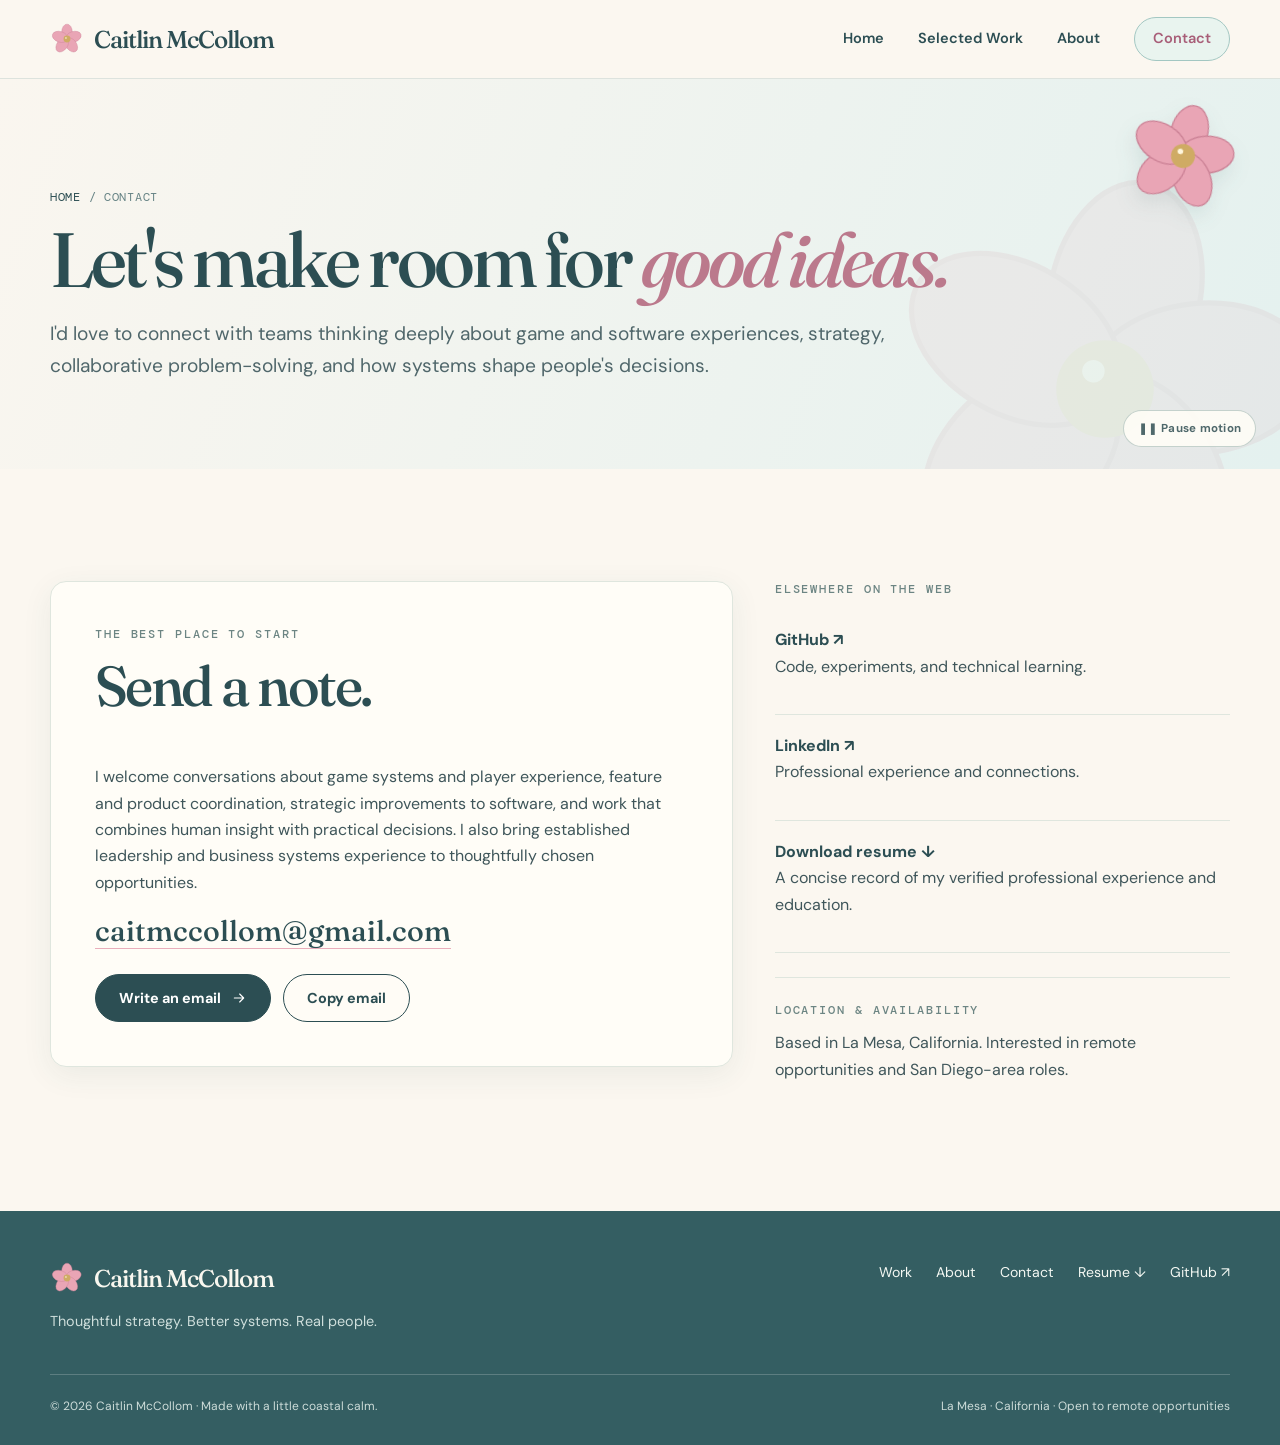
<file: contact.html>
<!doctype html>
<html lang="en">
<head>
 <meta charset="utf-8"><meta name="viewport" content="width=device-width, initial-scale=1">
 <meta name="theme-color" content="#FBF7F0">
 <meta name="description" content="Connect with Caitlin McCollom about strategic game and software product work, collaborative leadership, and people-centered systems.">
 <meta property="og:title" content="Contact">
 <meta property="og:description" content="Connect about game systems, software products, strategy, and collaborative leadership.">
 <meta property="og:type" content="website">
 <title>Contact | Caitlin McCollom</title>
 <link rel="icon" href="assets/favicon.svg" type="image/svg+xml">
 <link rel="preconnect" href="https://fonts.googleapis.com">
 <link rel="preconnect" href="https://fonts.gstatic.com" crossorigin>
 <link rel="stylesheet" href="css/style.css"><script src="js/site.js" defer></script>
 <link rel="stylesheet" href="css/coastal-motion.css?v=sitewide-blossom-1"><script src="js/coastal-motion.js?v=sitewide-blossom-1" defer></script>
</head>
<body>
 <a class="skip" href="#main">Skip to main content</a>
 <header class="site-header"><div class="container header-inner">
  <a class="brand" href="index.html" aria-label="Caitlin McCollom, home"><img src="assets/blossom.svg" width="34" height="34" alt=""> Caitlin McCollom</a>
  <button class="menu-toggle" aria-controls="primary-navigation" aria-expanded="false" aria-label="Open navigation" type="button">☰</button>
  <nav id="primary-navigation" class="site-nav" aria-label="Main navigation"><a href="index.html" >Home</a><a href="work.html" >Selected Work</a><a href="about.html" >About</a><a href="contact.html" aria-current="page" class="nav-cta" >Contact</a></nav>
 </div></header>
 <main id="main"><section class="page-hero"><div class="container"><p class="breadcrumbs"><a href="index.html">Home</a> / Contact</p><h1>Let's make room for <span class="serif-italic">good ideas.</span></h1><p class="lead">I'd love to connect with teams thinking deeply about game and software experiences, strategy, collaborative problem-solving, and how systems shape people's decisions.</p></div>
  <img class="flower-badge gentle-float" data-rolling-blossom src="assets/blossom.svg" alt="" aria-hidden="true">
  <button class="motion-control" type="button" aria-pressed="false" aria-label="Pause all decorative animations">❚❚ Pause motion</button>
 </section>
 <section class="section"><div class="container contact-options"><div class="contact-box"><p class="eyebrow">The best place to start</p><h2>Send a note.</h2><p>I welcome conversations about game systems and player experience, feature and product coordination, strategic improvements to software, and work that combines human insight with practical decisions. I also bring established leadership and business systems experience to thoughtfully chosen opportunities.</p><p><a class="mail-link" href="mailto:caitmccollom@gmail.com">caitmccollom@gmail.com</a></p><div class="actions"><a class="btn primary" href="mailto:caitmccollom@gmail.com">Write an email <svg viewBox="0 0 24 24" fill="none" stroke="currentColor" stroke-width="1.7" stroke-linecap="round" stroke-linejoin="round" aria-hidden="true"><path d="M5 12h14m-6-6 6 6-6 6"/></svg></a><button class="btn ghost" type="button" data-copy-email>Copy email</button></div></div><aside><p class="eyebrow">Elsewhere on the web</p><ul class="contact-list"><li><a href="https://github.com/caitmcc165" target="_blank" rel="noopener noreferrer">GitHub ↗</a><p>Code, experiments, and technical learning.</p></li><li><a href="https://www.linkedin.com/in/mccollomcaitlin/" target="_blank" rel="noopener noreferrer">LinkedIn ↗</a><p>Professional experience and connections.</p></li><li><a href="assets/Caitlin_McCollom_Resume.pdf" download>Download resume ↓</a><p>A concise record of my verified professional experience and education.</p></li></ul><div class="rule"></div><p class="eyebrow">Location &amp; availability</p><p>Based in La Mesa, California. Interested in remote opportunities and San Diego-area roles.</p></aside></div></section></main>
 <footer class="site-footer"><div class="container"><div class="footer-top"><div><a class="brand" href="index.html"><img src="assets/blossom.svg" alt="" width="34" height="34"> Caitlin McCollom</a><p>Thoughtful strategy. Better systems. Real people.</p></div><nav class="footer-links" aria-label="Footer navigation"><a href="work.html">Work</a><a href="about.html">About</a><a href="contact.html">Contact</a><a href="assets/Caitlin_McCollom_Resume.pdf" download>Resume ↓</a><a href="https://github.com/caitmcc165" target="_blank" rel="noopener noreferrer">GitHub ↗</a></nav></div><div class="footer-bottom"><span>© 2026 Caitlin McCollom · Made with a little coastal calm.</span><span>La Mesa · California · Open to remote opportunities</span></div></div></footer>
</body></html>
</file>
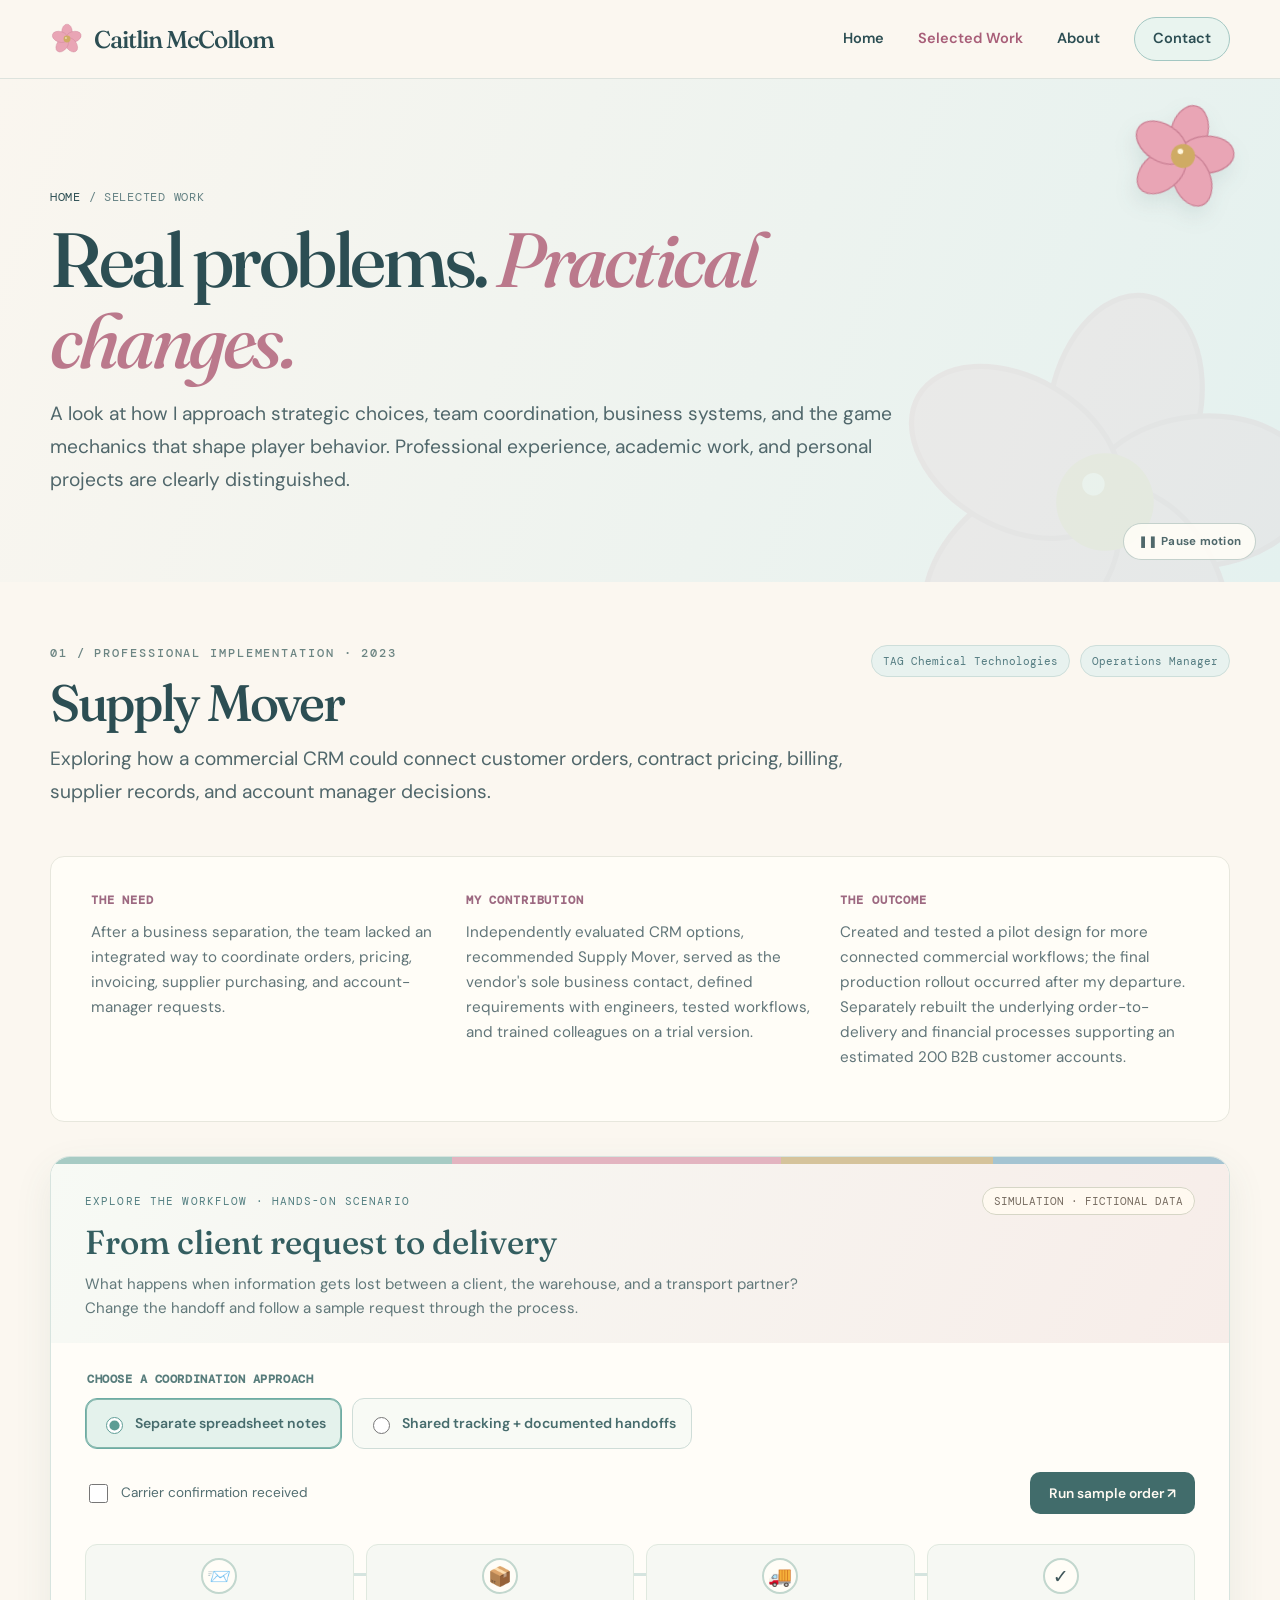
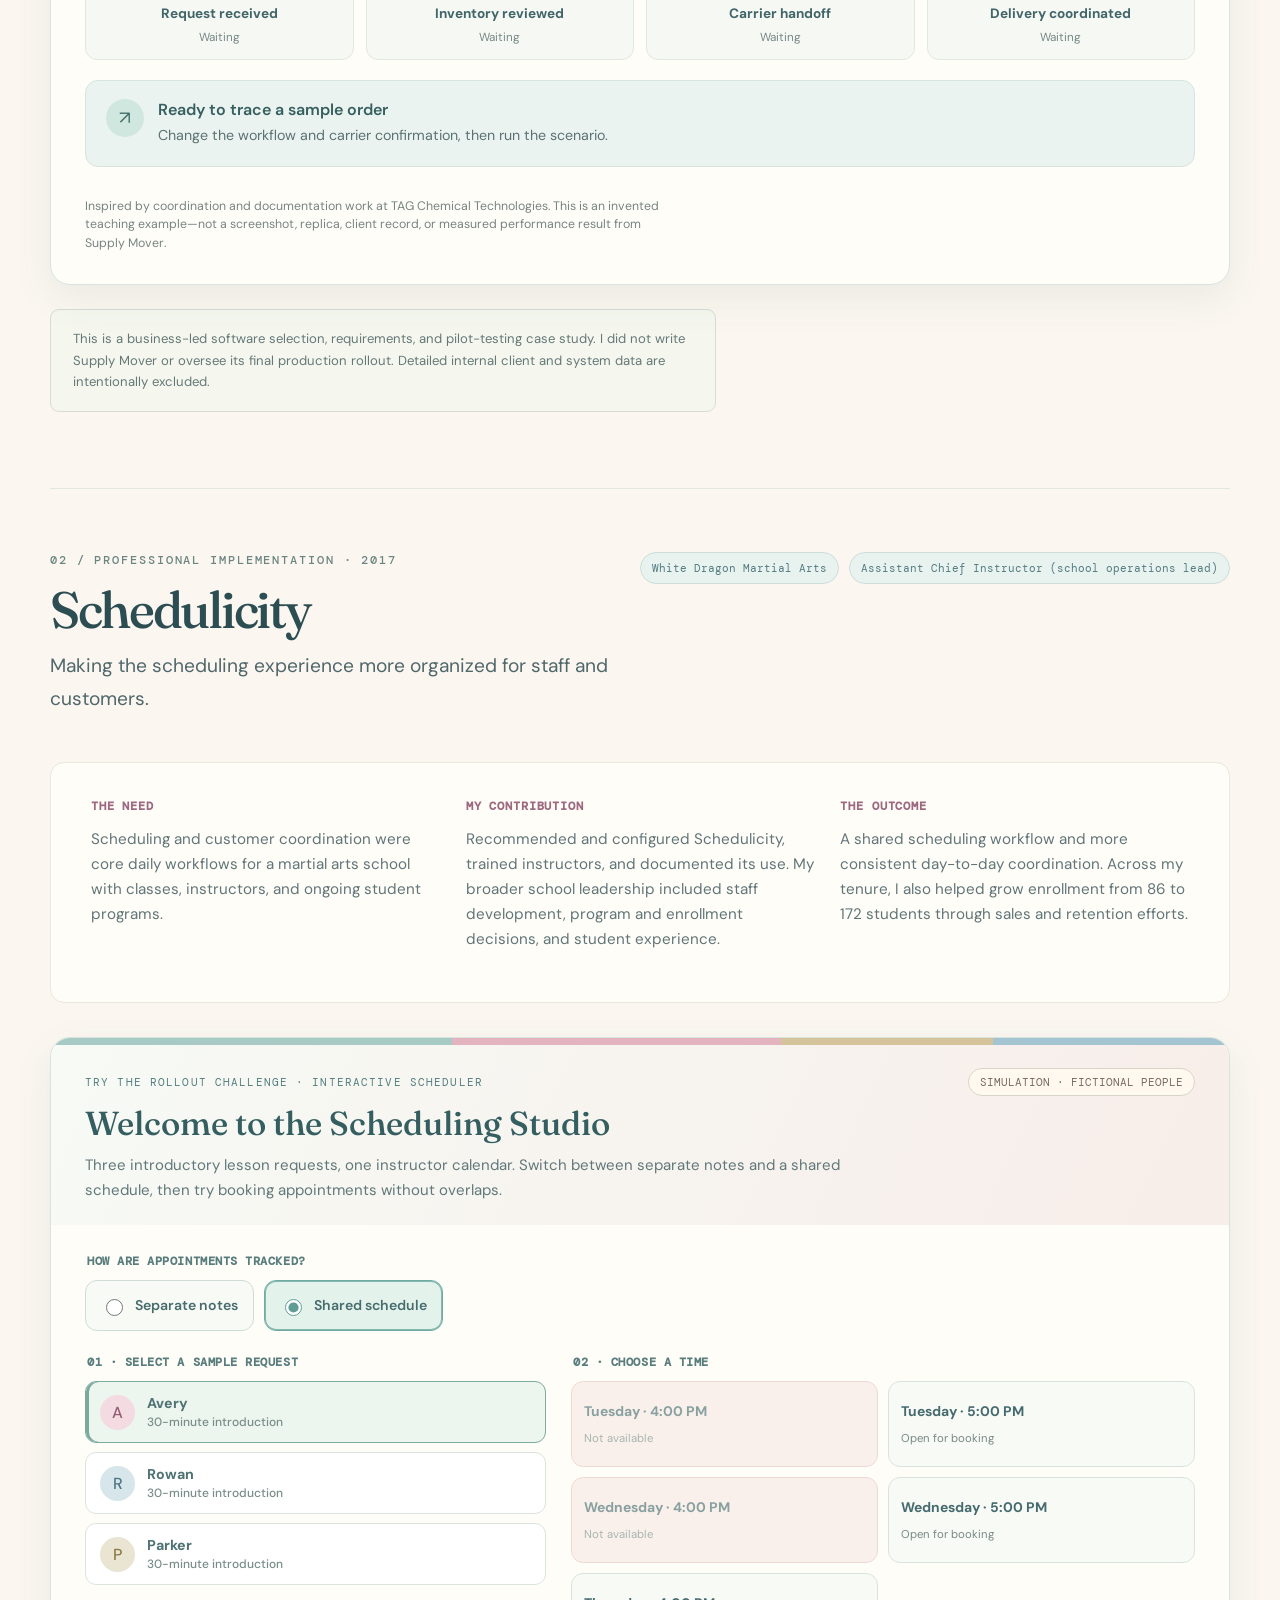
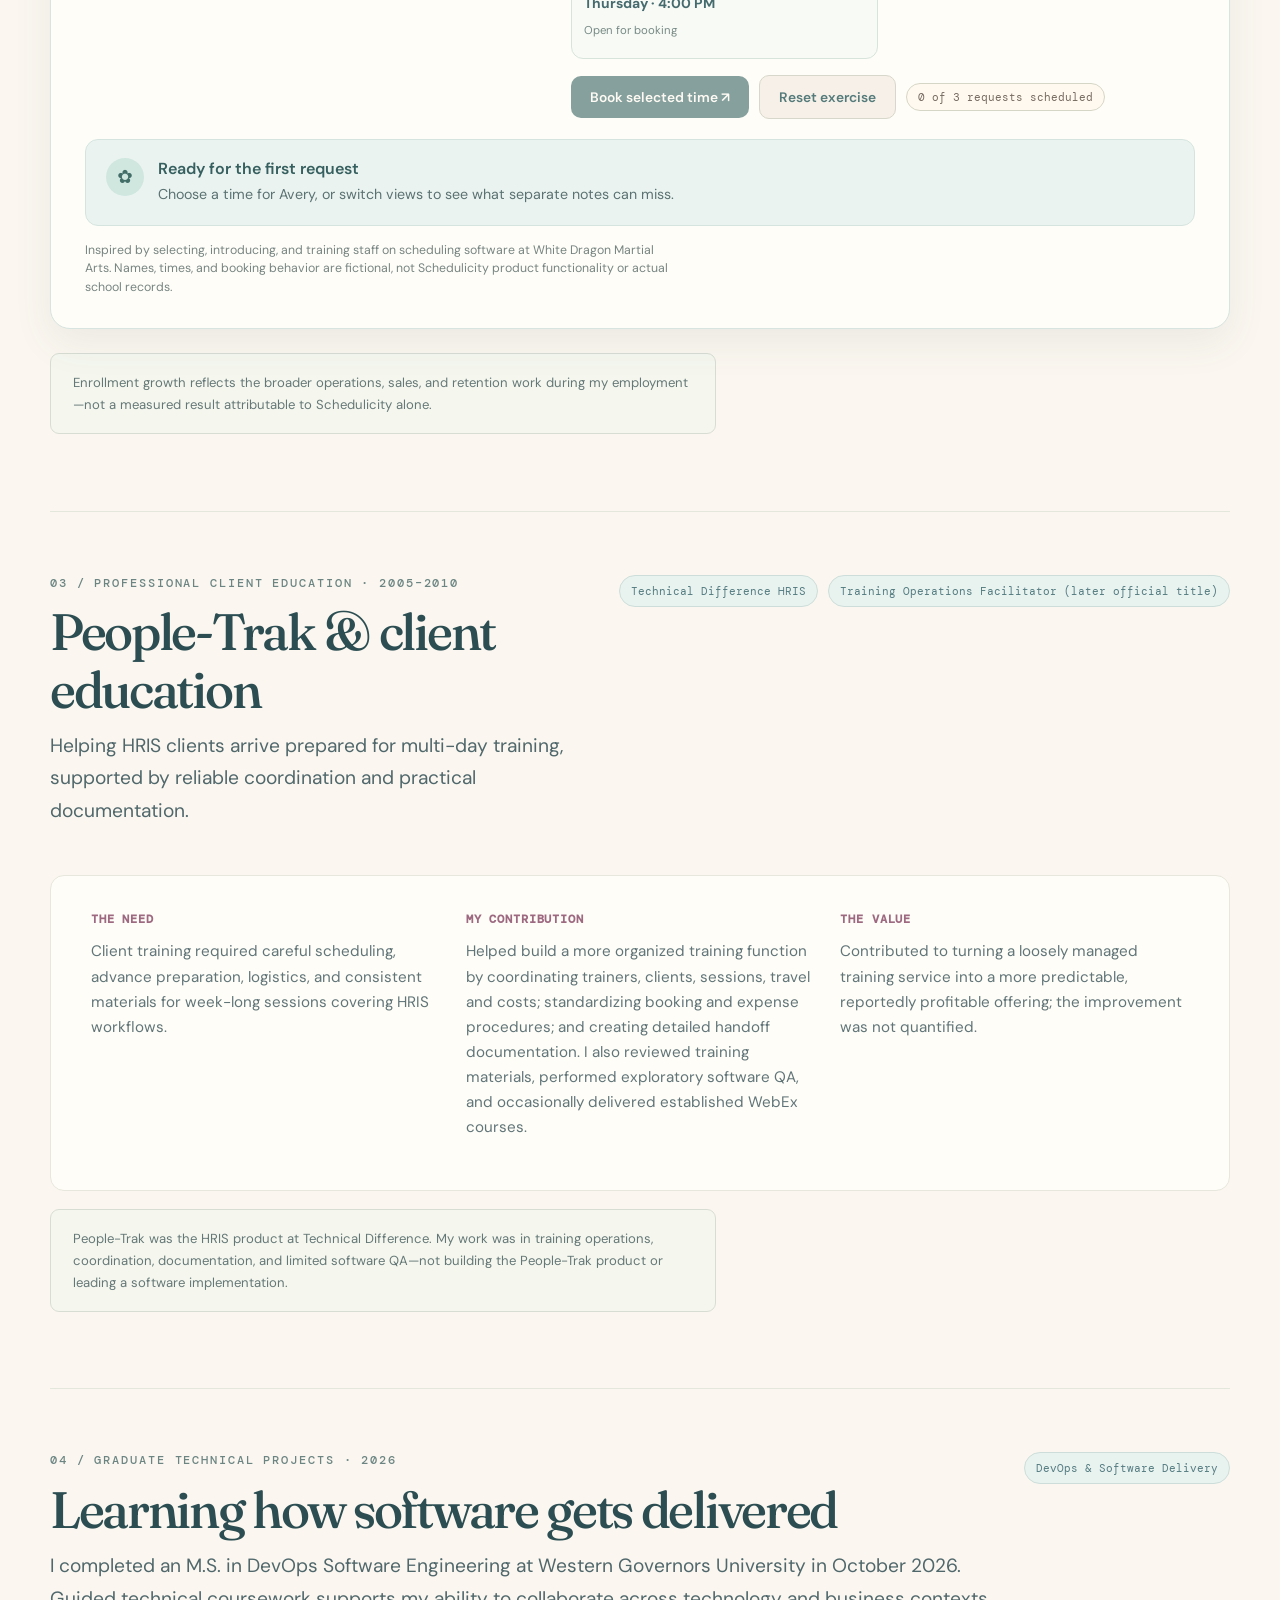
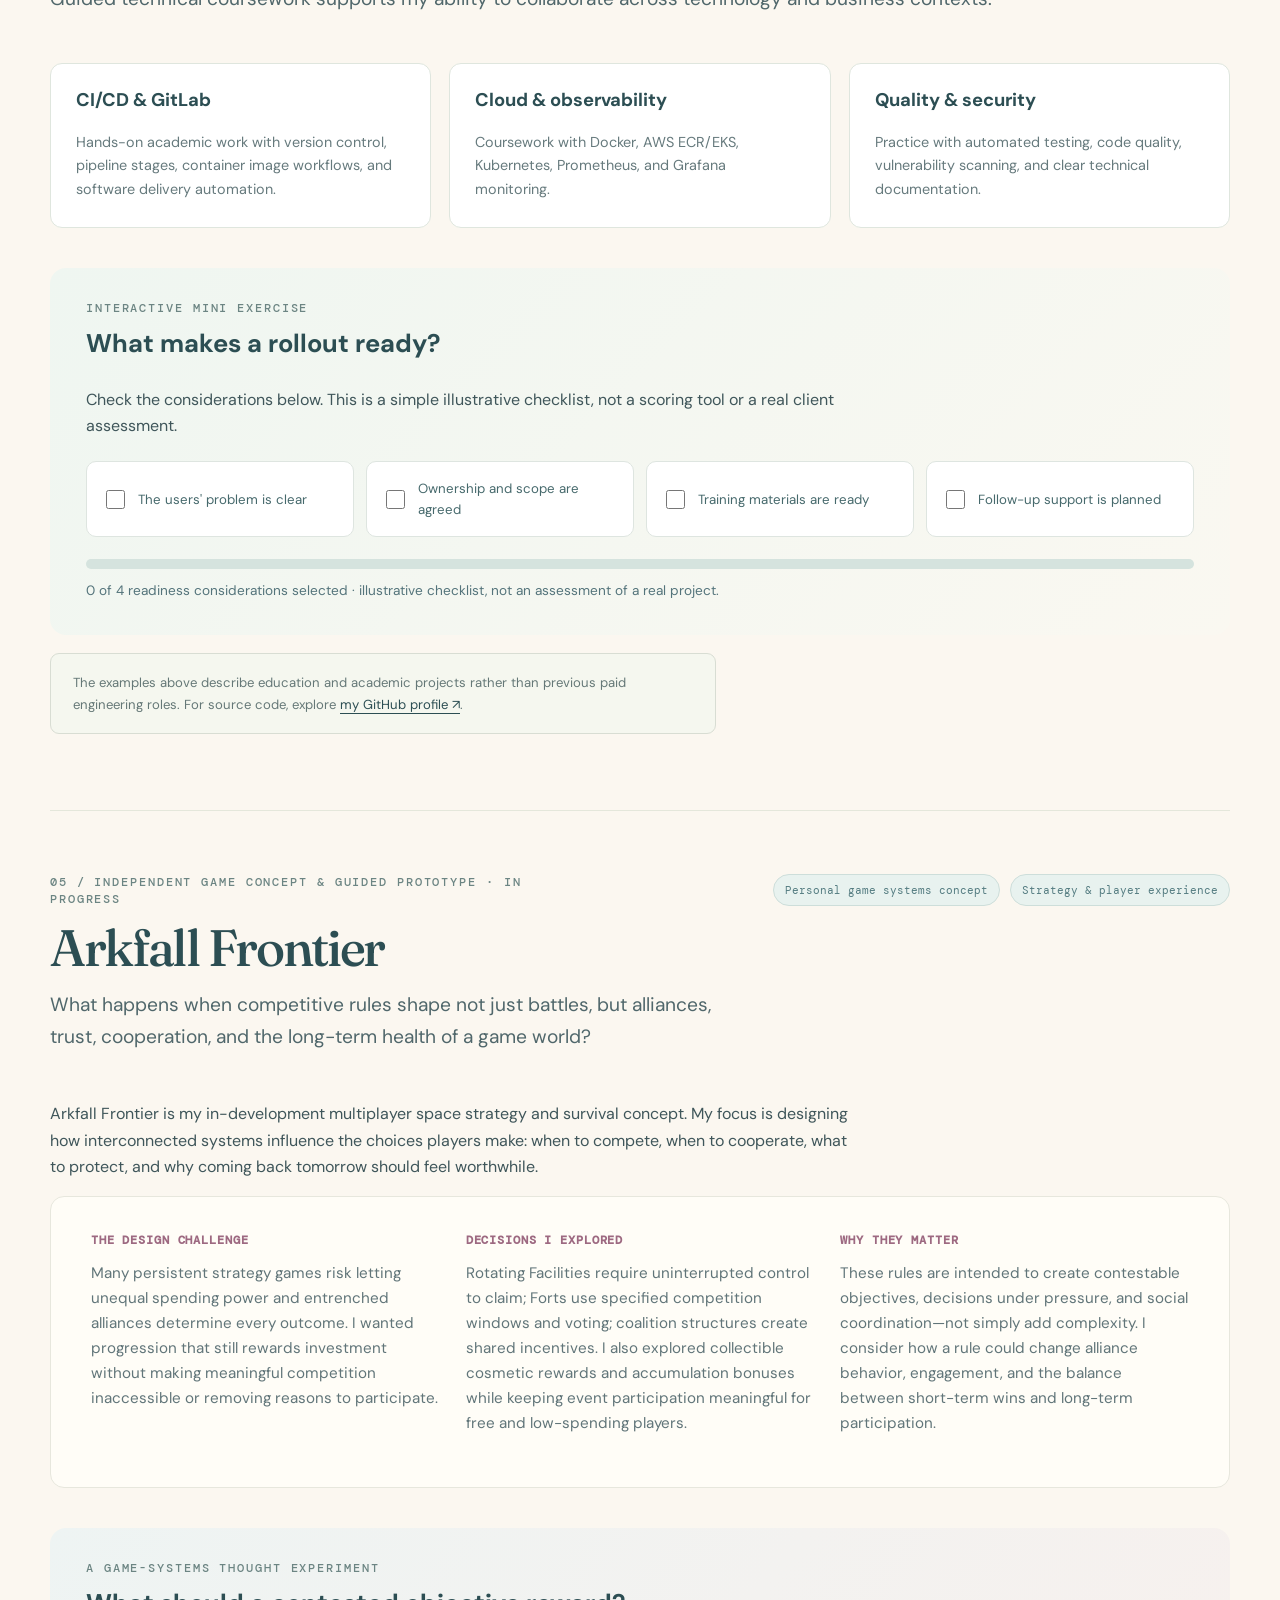
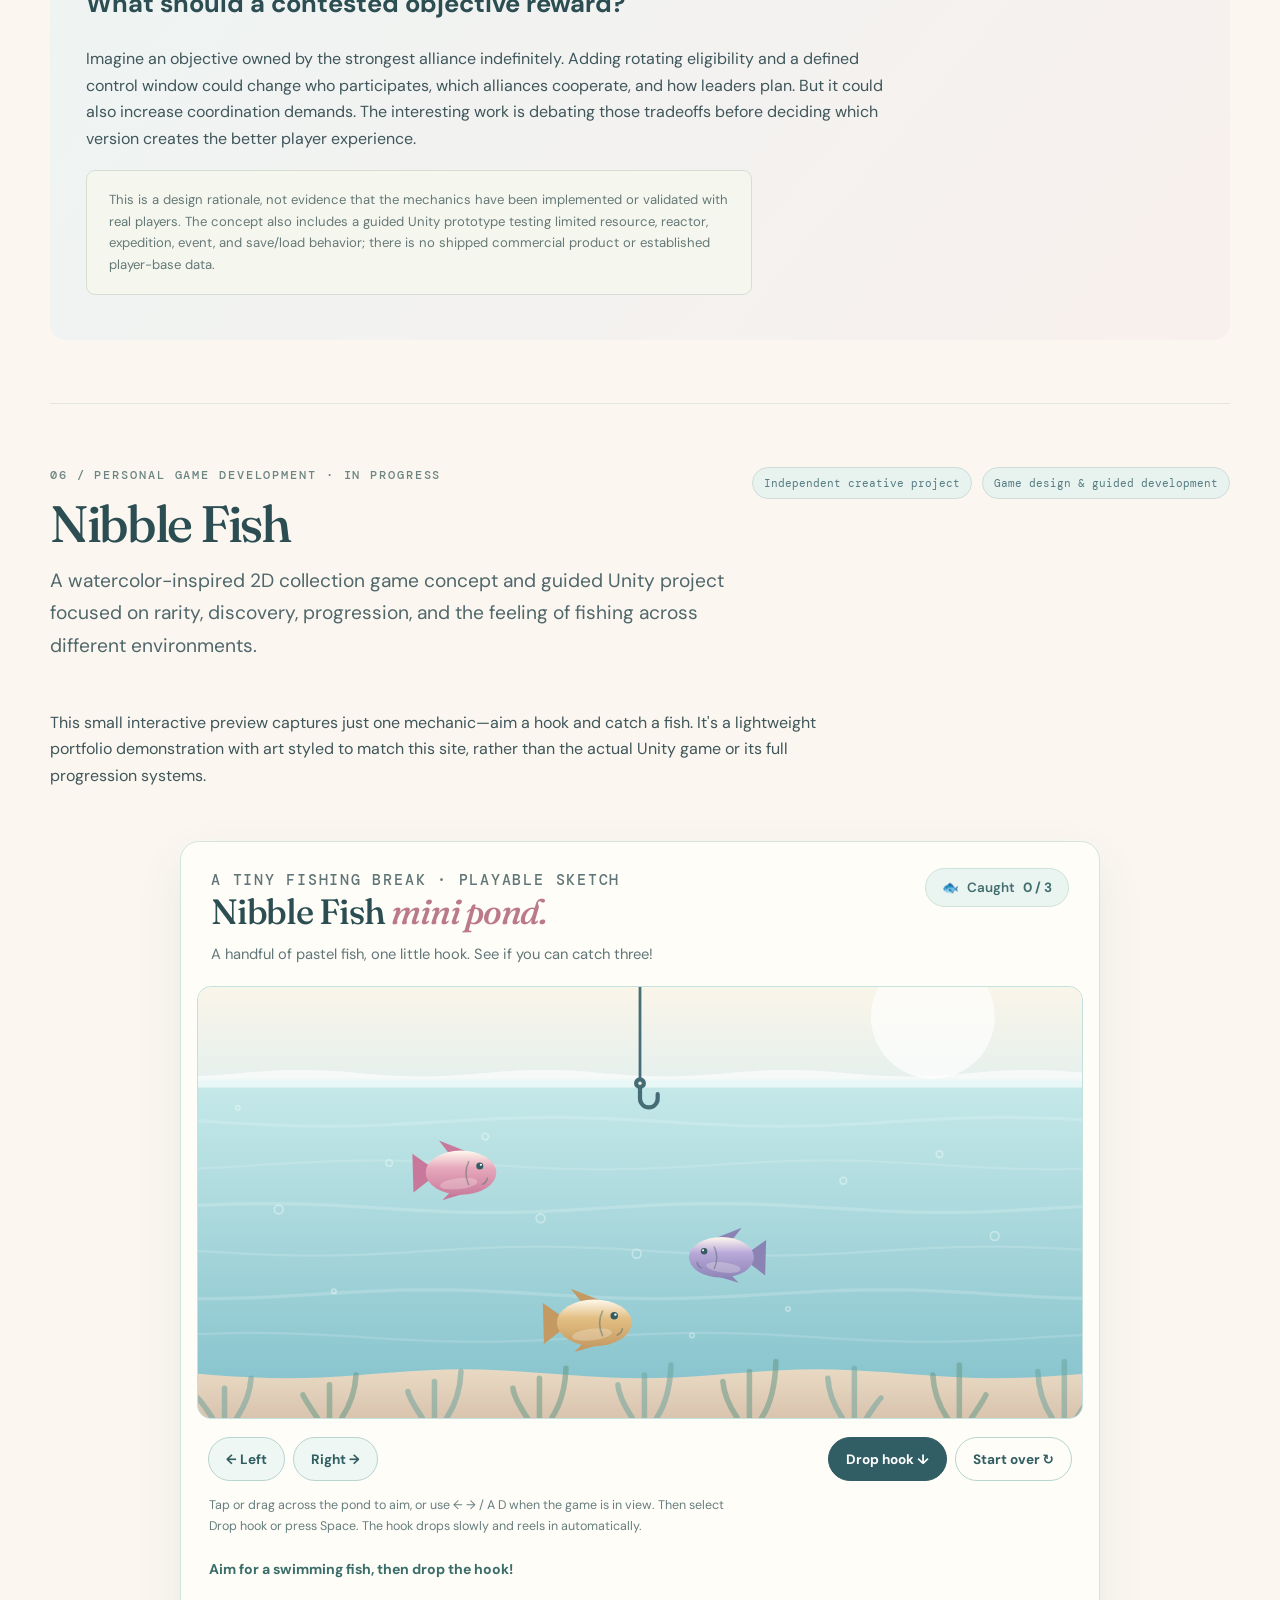
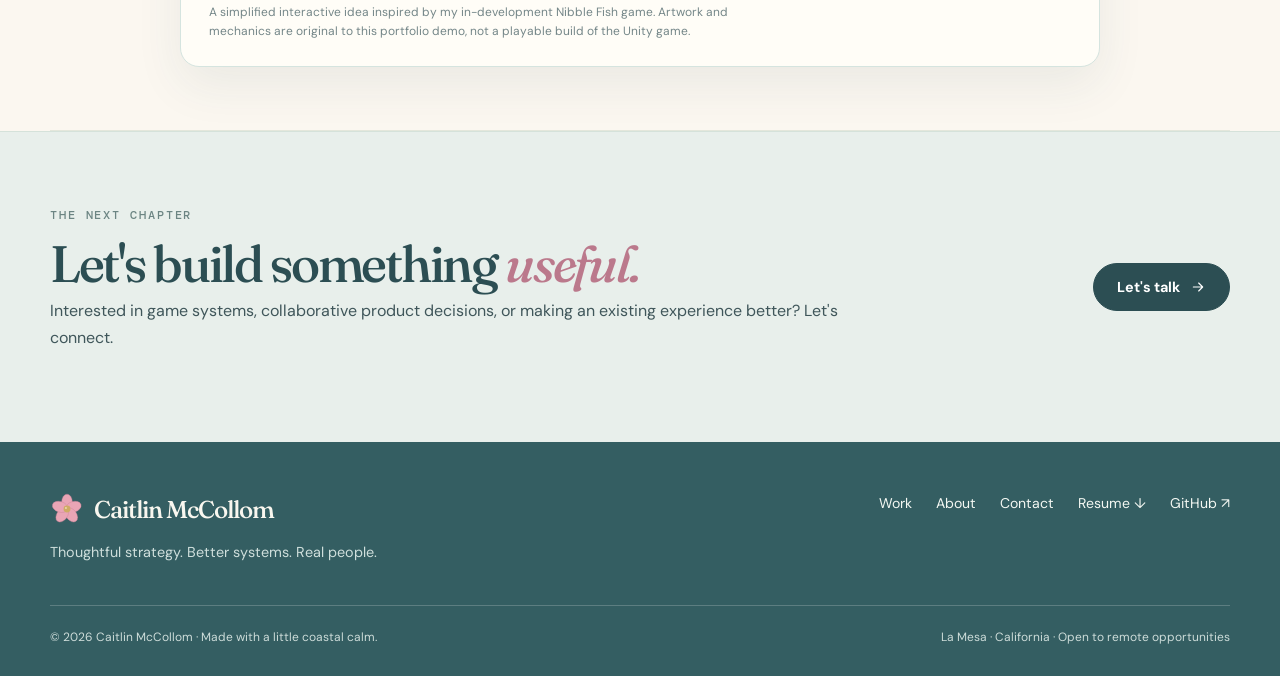
<file: work.html>
<!doctype html>
<html lang="en">
<head>
 <meta charset="utf-8"><meta name="viewport" content="width=device-width, initial-scale=1">
 <meta name="theme-color" content="#FBF7F0">
 <meta name="description" content="Professional implementations, client education, DevOps technical projects, and a playable Nibble Fish mini-game.">
 <meta property="og:title" content="Selected Work">
 <meta property="og:description" content="Case studies of Supply Mover and Schedulicity implementations, plus academic DevOps and software delivery practice.">
 <meta property="og:type" content="website">
 <title>Selected Work | Caitlin McCollom</title>
 <link rel="icon" href="assets/favicon.svg" type="image/svg+xml">
 <link rel="preconnect" href="https://fonts.googleapis.com">
 <link rel="preconnect" href="https://fonts.gstatic.com" crossorigin>
 <link rel="stylesheet" href="css/style.css?v=nibble-selectedwork-2"><link rel="stylesheet" href="css/simulations.css"><link rel="stylesheet" href="css/nibble-demo.css?v=work-v2"><script src="js/site.js" defer></script><script src="js/simulations-3s.js" defer></script><script src="js/work-anchors.js" defer></script><script src="js/nibble-demo.js?v=hook-90-keyboard-2" defer></script>
 <link rel="stylesheet" href="css/coastal-motion.css?v=sitewide-blossom-1"><script src="js/coastal-motion.js?v=sitewide-blossom-1" defer></script>
</head>
<body>
 <a class="skip" href="#main">Skip to main content</a>
 <header class="site-header"><div class="container header-inner">
  <a class="brand" href="index.html" aria-label="Caitlin McCollom, home"><img src="assets/blossom.svg" width="34" height="34" alt=""> Caitlin McCollom</a>
  <button class="menu-toggle" aria-controls="primary-navigation" aria-expanded="false" aria-label="Open navigation" type="button">☰</button>
  <nav id="primary-navigation" class="site-nav" aria-label="Main navigation"><a href="index.html" >Home</a><a href="work.html" aria-current="page" >Selected Work</a><a href="about.html" >About</a><a href="contact.html" class="nav-cta" >Contact</a></nav>
 </div></header>
 <main id="main">
 <section class="page-hero"><div class="container"><p class="breadcrumbs"><a href="index.html">Home</a> / Selected work</p><h1>Real problems. <span class="serif-italic">Practical changes.</span></h1><p class="lead">A look at how I approach strategic choices, team coordination, business systems, and the game mechanics that shape player behavior. Professional experience, academic work, and personal projects are clearly distinguished.</p></div>
  <img class="flower-badge gentle-float" data-rolling-blossom src="assets/blossom.svg" alt="" aria-hidden="true">
  <button class="motion-control" type="button" aria-pressed="false" aria-label="Pause all decorative animations">❚❚ Pause motion</button>
 </section>
 <section class="container case-study" id="supply-mover"><div class="case-title-row"><div><p class="eyebrow">01 / Professional implementation · 2023</p><h2>Supply Mover</h2><p class="lead">Exploring how a commercial CRM could connect customer orders, contract pricing, billing, supplier records, and account manager decisions.</p></div><div class="case-meta"><span>TAG Chemical Technologies</span><span>Operations Manager</span></div></div>
  <div class="case-body"><div><h3>The need</h3><p>After a business separation, the team lacked an integrated way to coordinate orders, pricing, invoicing, supplier purchasing, and account-manager requests.</p></div><div><h3>My contribution</h3><p>Independently evaluated CRM options, recommended Supply Mover, served as the vendor's sole business contact, defined requirements with engineers, tested workflows, and trained colleagues on a trial version.</p></div><div><h3>The outcome</h3><p>Created and tested a pilot design for more connected commercial workflows; the final production rollout occurred after my departure. Separately rebuilt the underlying order-to-delivery and financial processes supporting an estimated 200 B2B customer accounts.</p></div></div>

  <div class="sim-lab" data-sim="supply" id="supply-demo">
    <div class="sim-lab-head">
      <div class="sim-lab-titleline"><span class="sim-lab-kicker">Explore the workflow · hands-on scenario</span><span class="sim-sample-tag">SIMULATION · FICTIONAL DATA</span></div>
      <h3>From client request to delivery</h3>
      <p>What happens when information gets lost between a client, the warehouse, and a transport partner? Change the handoff and follow a sample request through the process.</p>
    </div>
    <div class="sim-content">
      <fieldset><legend>Choose a coordination approach</legend>
        <div class="sim-toggle-group">
          <label class="sim-toggle"><input type="radio" name="sim-workflow" value="notes" checked> Separate spreadsheet notes</label>
          <label class="sim-toggle"><input type="radio" name="sim-workflow" value="documented"> Shared tracking + documented handoffs</label>
        </div>
      </fieldset>
      <div class="sim-supply-options">
        <label class="sim-check"><input type="checkbox" data-carrier-confirmed> Carrier confirmation received</label>
        <button class="sim-action" data-order-run type="button">Run sample order ↗</button>
      </div>
      <div class="sim-route" data-route aria-label="Illustrative order workflow">
        <div class="sim-route-node" data-route-node data-state="waiting" data-icon="📨"><strong>Request received</strong><small>Waiting</small></div>
        <div class="sim-route-node" data-route-node data-state="waiting" data-icon="📦"><strong>Inventory reviewed</strong><small>Waiting</small></div>
        <div class="sim-route-node" data-route-node data-state="waiting" data-icon="🚚"><strong>Carrier handoff</strong><small>Waiting</small></div>
        <div class="sim-route-node" data-route-node data-state="waiting" data-icon="✓"><strong>Delivery coordinated</strong><small>Waiting</small></div>
      </div>
      <div class="sim-status" data-order-status role="status" aria-live="polite" aria-atomic="true">
        <span class="sim-status-icon" aria-hidden="true">↗</span>
        <div><h4 data-order-title>Ready to trace a sample order</h4><p data-order-description>Select a scenario, then run the sample request.</p></div>
      </div>
      <ul class="sim-events" data-order-events aria-label="Workflow activity"></ul>
      <p class="sim-disclaimer">Inspired by coordination and documentation work at TAG Chemical Technologies. This is an invented teaching example—not a screenshot, replica, client record, or measured performance result from Supply Mover.</p>
    </div>
  </div>
  <p class="note">This is a business-led software selection, requirements, and pilot-testing case study. I did not write Supply Mover or oversee its final production rollout. Detailed internal client and system data are intentionally excluded.</p>
 </section>
 <section class="container case-study" id="schedulicity"><div class="case-title-row"><div><p class="eyebrow">02 / Professional implementation · 2017</p><h2>Schedulicity</h2><p class="lead">Making the scheduling experience more organized for staff and customers.</p></div><div class="case-meta"><span>White Dragon Martial Arts</span><span>Assistant Chief Instructor (school operations lead)</span></div></div>
  <div class="case-body"><div><h3>The need</h3><p>Scheduling and customer coordination were core daily workflows for a martial arts school with classes, instructors, and ongoing student programs.</p></div><div><h3>My contribution</h3><p>Recommended and configured Schedulicity, trained instructors, and documented its use. My broader school leadership included staff development, program and enrollment decisions, and student experience.</p></div><div><h3>The outcome</h3><p>A shared scheduling workflow and more consistent day-to-day coordination. Across my tenure, I also helped grow enrollment from 86 to 172 students through sales and retention efforts.</p></div></div>

  <div class="sim-lab" data-sim="schedule" id="scheduling-demo">
    <div class="sim-lab-head">
      <div class="sim-lab-titleline"><span class="sim-lab-kicker">Try the rollout challenge · interactive scheduler</span><span class="sim-sample-tag">SIMULATION · FICTIONAL PEOPLE</span></div>
      <h3>Welcome to the Scheduling Studio</h3>
      <p>Three introductory lesson requests, one instructor calendar. Switch between separate notes and a shared schedule, then try booking appointments without overlaps.</p>
    </div>
    <div class="sim-content">
      <fieldset><legend>How are appointments tracked?</legend>
        <div class="sim-toggle-group">
          <label class="sim-toggle"><input type="radio" name="sim-schedule-mode" value="notes"> Separate notes</label>
          <label class="sim-toggle"><input type="radio" name="sim-schedule-mode" value="shared" checked> Shared schedule</label>
        </div>
      </fieldset>
      <div class="sim-sched-layout">
        <div class="sim-sched-col">
          <fieldset><legend>01 · Select a sample request</legend>
            <div class="sim-request-list">
              <button class="sim-person" type="button" data-person="avery" aria-pressed="true"><span class="sim-avatar" aria-hidden="true">A</span><span><strong>Avery</strong><small>30-minute introduction</small></span></button>
              <button class="sim-person" type="button" data-person="rowan" aria-pressed="false"><span class="sim-avatar" aria-hidden="true">R</span><span><strong>Rowan</strong><small>30-minute introduction</small></span></button>
              <button class="sim-person" type="button" data-person="parker" aria-pressed="false"><span class="sim-avatar" aria-hidden="true">P</span><span><strong>Parker</strong><small>30-minute introduction</small></span></button>
            </div>
          </fieldset>
          <ul class="sim-appointment-list" data-bookings aria-label="Confirmed sample appointments"></ul>
        </div>
        <div class="sim-sched-col">
          <fieldset><legend>02 · Choose a time</legend>
            <div class="sim-slots">
              <button class="sim-slot" type="button" data-slot="tue4" aria-pressed="false"><strong>Tuesday · 4:00 PM</strong><small>Checking…</small></button>
              <button class="sim-slot" type="button" data-slot="tue5" aria-pressed="false"><strong>Tuesday · 5:00 PM</strong><small>Checking…</small></button>
              <button class="sim-slot" type="button" data-slot="wed4" aria-pressed="false"><strong>Wednesday · 4:00 PM</strong><small>Checking…</small></button>
              <button class="sim-slot" type="button" data-slot="wed5" aria-pressed="false"><strong>Wednesday · 5:00 PM</strong><small>Checking…</small></button>
              <button class="sim-slot" type="button" data-slot="thu4" aria-pressed="false"><strong>Thursday · 4:00 PM</strong><small>Checking…</small></button>
            </div>
          </fieldset>
          <div class="sim-booking-controls">
            <button class="sim-action" type="button" data-book disabled>Book selected time ↗</button>
            <button class="sim-action secondary" type="button" data-restart-schedule>Reset exercise</button>
            <span class="sim-sample-tag" data-schedule-count>0 of 3 requests scheduled</span>
          </div>
        </div>
      </div>
      <div class="sim-sched-foot">
        <div class="sim-status" data-schedule-status role="status" aria-live="polite" aria-atomic="true">
          <span class="sim-status-icon" aria-hidden="true">✿</span>
          <div><h4 data-sched-title>Ready for the first request</h4><p data-schedule-feedback>Select an appointment time.</p></div>
        </div>
      </div>
      <p class="sim-disclaimer">Inspired by selecting, introducing, and training staff on scheduling software at White Dragon Martial Arts. Names, times, and booking behavior are fictional, not Schedulicity product functionality or actual school records.</p>
    </div>
  </div>
  <p class="note">Enrollment growth reflects the broader operations, sales, and retention work during my employment—not a measured result attributable to Schedulicity alone.</p>
 </section>
 <section class="container case-study" id="people-trak">
  <div class="case-title-row"><div><p class="eyebrow">03 / Professional client education · 2005–2010</p><h2>People-Trak &amp; client education</h2><p class="lead">Helping HRIS clients arrive prepared for multi-day training, supported by reliable coordination and practical documentation.</p></div><div class="case-meta"><span>Technical Difference HRIS</span><span>Training Operations Facilitator (later official title)</span></div></div>
  <div class="case-body">
   <div><h3>The need</h3><p>Client training required careful scheduling, advance preparation, logistics, and consistent materials for week-long sessions covering HRIS workflows.</p></div>
   <div><h3>My contribution</h3><p>Helped build a more organized training function by coordinating trainers, clients, sessions, travel and costs; standardizing booking and expense procedures; and creating detailed handoff documentation. I also reviewed training materials, performed exploratory software QA, and occasionally delivered established WebEx courses.</p></div>
   <div><h3>The value</h3><p>Contributed to turning a loosely managed training service into a more predictable, reportedly profitable offering; the improvement was not quantified.</p></div>
  </div>
  <p class="note">People-Trak was the HRIS product at Technical Difference. My work was in training operations, coordination, documentation, and limited software QA—not building the People-Trak product or leading a software implementation.</p>
 </section>
 <section class="container case-study" id="technical-learning"><div class="case-title-row"><div><p class="eyebrow">04 / Graduate technical projects · 2026</p><h2>Learning how software gets delivered</h2><p class="lead">I completed an M.S. in DevOps Software Engineering at Western Governors University in October 2026. Guided technical coursework supports my ability to collaborate across technology and business contexts.</p></div><div class="case-meta"><span>DevOps &amp; Software Delivery</span></div></div>
  <div class="learning-list"><article><h3>CI/CD &amp; GitLab</h3><p>Hands-on academic work with version control, pipeline stages, container image workflows, and software delivery automation.</p></article><article><h3>Cloud &amp; observability</h3><p>Coursework with Docker, AWS ECR/EKS, Kubernetes, Prometheus, and Grafana monitoring.</p></article><article><h3>Quality &amp; security</h3><p>Practice with automated testing, code quality, vulnerability scanning, and clear technical documentation.</p></article></div>
  <div class="practice-panel"><p class="eyebrow">Interactive mini exercise</p><h3>What makes a rollout ready?</h3><p>Check the considerations below. This is a simple illustrative checklist, not a scoring tool or a real client assessment.</p><div class="practice-grid"><label class="practice-check"><input type="checkbox" data-practice-check> The users' problem is clear</label><label class="practice-check"><input type="checkbox" data-practice-check> Ownership and scope are agreed</label><label class="practice-check"><input type="checkbox" data-practice-check> Training materials are ready</label><label class="practice-check"><input type="checkbox" data-practice-check> Follow-up support is planned</label></div><div class="practice-progress" role="progressbar" aria-label="Rollout readiness checklist" aria-valuemin="0" aria-valuemax="4" aria-valuenow="0"><div data-practice-progress></div></div><p class="practice-feedback" data-practice-feedback aria-live="polite"></p></div>
  <p class="note">The examples above describe education and academic projects rather than previous paid engineering roles. For source code, explore <a href="https://github.com/caitmcc165" target="_blank" rel="noopener noreferrer">my GitHub profile ↗</a>.</p>
 </section>
 <section class="container case-study" id="arkfall-frontier">
  <div class="case-title-row"><div><p class="eyebrow">05 / Independent game concept &amp; guided prototype · In progress</p><h2>Arkfall Frontier</h2><p class="lead">What happens when competitive rules shape not just battles, but alliances, trust, cooperation, and the long-term health of a game world?</p></div><div class="case-meta"><span>Personal game systems concept</span><span>Strategy &amp; player experience</span></div></div>
  <p>Arkfall Frontier is my in-development multiplayer space strategy and survival concept. My focus is designing how interconnected systems influence the choices players make: when to compete, when to cooperate, what to protect, and why coming back tomorrow should feel worthwhile.</p>
  <div class="case-body">
   <div><h3>The design challenge</h3><p>Many persistent strategy games risk letting unequal spending power and entrenched alliances determine every outcome. I wanted progression that still rewards investment without making meaningful competition inaccessible or removing reasons to participate.</p></div>
   <div><h3>Decisions I explored</h3><p>Rotating Facilities require uninterrupted control to claim; Forts use specified competition windows and voting; coalition structures create shared incentives. I also explored collectible cosmetic rewards and accumulation bonuses while keeping event participation meaningful for free and low-spending players.</p></div>
   <div><h3>Why they matter</h3><p>These rules are intended to create contestable objectives, decisions under pressure, and social coordination—not simply add complexity. I consider how a rule could change alliance behavior, engagement, and the balance between short-term wins and long-term participation.</p></div>
  </div>
  <div class="practice-panel"><p class="eyebrow">A game-systems thought experiment</p><h3>What should a contested objective reward?</h3><p>Imagine an objective owned by the strongest alliance indefinitely. Adding rotating eligibility and a defined control window could change who participates, which alliances cooperate, and how leaders plan. But it could also increase coordination demands. The interesting work is debating those tradeoffs before deciding which version creates the better player experience.</p><p class="note">This is a design rationale, not evidence that the mechanics have been implemented or validated with real players. The concept also includes a guided Unity prototype testing limited resource, reactor, expedition, event, and save/load behavior; there is no shipped commercial product or established player-base data.</p></div>
 </section>
 <section class="container case-study" id="nibble-fish">
  <div class="case-title-row"><div><p class="eyebrow">06 / Personal game development · In progress</p><h2>Nibble Fish</h2><p class="lead">A watercolor-inspired 2D collection game concept and guided Unity project focused on rarity, discovery, progression, and the feeling of fishing across different environments.</p></div><div class="case-meta"><span>Independent creative project</span><span>Game design &amp; guided development</span></div></div>
  <p>This small interactive preview captures just one mechanic—aim a hook and catch a fish. It's a lightweight portfolio demonstration with art styled to match this site, rather than the actual Unity game or its full progression systems.</p>
  <div class="nibble-demo" id="nibble-fish-demo" data-nibble-game>
    <div class="nibble-head">
      <div><p class="nibble-kicker">A tiny fishing break · Playable sketch</p>
        <h3>Nibble Fish <span class="serif-italic">mini pond.</span></h3>
        <p>A handful of pastel fish, one little hook. See if you can catch three!</p>
      </div>
      <div class="nibble-score" aria-label="Fish caught"><span aria-hidden="true">🐟</span> Caught <strong data-nibble-count>0 / 3</strong></div>
    </div>
    <div class="nibble-stage">
      <canvas class="nibble-canvas" data-nibble-canvas width="800" height="390"
        tabindex="0" role="img" aria-label="Interactive pastel fishing pond with moving fish and a controllable hook"
        aria-describedby="nibble-instructions">Your browser does not support the fishing canvas. Use a modern browser to play.</canvas>
    </div>
    <div class="nibble-controls">
      <div class="nibble-direction" aria-label="Move the hook horizontally">
        <button class="nibble-btn" type="button" data-nibble-left aria-label="Move hook left">← Left</button>
        <button class="nibble-btn" type="button" data-nibble-right aria-label="Move hook right">Right →</button>
      </div>
      <div class="nibble-control-actions">
        <button class="nibble-btn primary" type="button" data-nibble-cast>Drop hook ↓</button>
        <button class="nibble-btn secondary" type="button" data-nibble-reset>Start over ↻</button>
      </div>
    </div>
    <p class="nibble-instructions" id="nibble-instructions">Tap or drag across the pond to aim, or use ← → / A D when the game is in view. Then select Drop hook or press Space. The hook drops slowly and reels in automatically.</p>
    <p class="nibble-status" data-nibble-status role="status" aria-live="polite">Aim for a fish, then cast!</p>
    <p class="nibble-note">A simplified interactive idea inspired by my in-development Nibble Fish game. Artwork and mechanics are original to this portfolio demo, not a playable build of the Unity game.</p>
  </div>

 </section>
 <section class="contact-strip"><div class="container row"><div><p class="eyebrow">The next chapter</p><h2>Let's build something <span class="serif-italic">useful.</span></h2><p>Interested in game systems, collaborative product decisions, or making an existing experience better? Let's connect.</p></div><a class="btn primary" href="contact.html">Let's talk <svg viewBox="0 0 24 24" fill="none" stroke="currentColor" stroke-width="1.7" stroke-linecap="round" stroke-linejoin="round" aria-hidden="true"><path d="M5 12h14m-6-6 6 6-6 6"/></svg></a></div></section>
</main>
 <footer class="site-footer"><div class="container"><div class="footer-top"><div><a class="brand" href="index.html"><img src="assets/blossom.svg" alt="" width="34" height="34"> Caitlin McCollom</a><p>Thoughtful strategy. Better systems. Real people.</p></div><nav class="footer-links" aria-label="Footer navigation"><a href="work.html">Work</a><a href="about.html">About</a><a href="contact.html">Contact</a><a href="assets/Caitlin_McCollom_Resume.pdf" download>Resume ↓</a><a href="https://github.com/caitmcc165" target="_blank" rel="noopener noreferrer">GitHub ↗</a></nav></div><div class="footer-bottom"><span>© 2026 Caitlin McCollom · Made with a little coastal calm.</span><span>La Mesa · California · Open to remote opportunities</span></div></div></footer>
</body></html>
</file>
<file: css/style.css>
@import url('https://fonts.googleapis.com/css2?family=DM+Sans:wght@400;500;600;700&family=DM+Mono:wght@400;500&family=Fraunces:opsz,wght,SOFT,WONK@9..144,400..600,20..80,0..1&display=swap');
:root{
 --ivory:#FBF7F0;--paper:#FFFDF7;--cream:#F7F0E6;--foam:#E8F3F1;--sea:#B5D9D6;--sea-deep:#7FB3B6;--sage:#A1B59A;--blush:#E9AEBB;--coral:#D88382;--gold:#C3A369;--ink:#2C4E53;--body:#3F565A;--muted:#697B7E;--line:#DFE6DE;
 --shadow:0 20px 70px rgba(44,78,83,.10);--shadow-sm:0 8px 30px rgba(44,78,83,.075);--serif:'Fraunces',Georgia,serif;--sans:'DM Sans',system-ui,sans-serif;--mono:'DM Mono',monospace;
}
*,*::before,*::after{box-sizing:border-box}html{scroll-behavior:smooth;scroll-padding-top:105px}body{margin:0;background:var(--ivory);color:var(--body);font:400 16px/1.65 var(--sans);-webkit-font-smoothing:antialiased}img{max-width:100%;display:block}a{color:var(--ink);text-underline-offset:4px}a:hover{color:#9B5268}button,input{font:inherit}button{cursor:pointer}button:focus-visible,a:focus-visible,summary:focus-visible{outline:3px solid var(--coral);outline-offset:4px}h1,h2,h3,h4,p{margin-top:0}h1,h2,h3{color:var(--ink)}h1,h2{font-family:var(--serif);font-weight:500;letter-spacing:-.045em}h1{font-size:clamp(3.5rem,6.8vw,7rem);line-height:1.05}h2{font-size:clamp(2.3rem,4.4vw,4.25rem);line-height:1.12}h3{font-size:clamp(1.3rem,2vw,1.65rem);line-height:1.28}p{max-width:74ch}::selection{background:var(--sea);color:var(--ink)}
.container{width:min(1180px,calc(100% - 56px));margin-inline:auto}.narrow{max-width:780px}.eyebrow{font:500 .74rem/1.4 var(--mono);text-transform:uppercase;letter-spacing:.16em;color:#6C8583}.serif-italic{font-style:italic;color:#BB798C}.accent-underline{text-decoration-line:underline;text-decoration-color:var(--blush);text-underline-offset:9px;text-decoration-thickness:3px}.lead{font-size:clamp(1.08rem,1.5vw,1.24rem);line-height:1.7;color:#50676B}.soft-lead{color:#60777B}.text-link{font-weight:700;text-decoration:none;border-bottom:1px solid var(--coral);padding-bottom:2px}.text-link:hover{color:#A56077}.rule{height:1px;background:var(--line);margin:24px 0}.section{padding:112px 0}.section.compact{padding:78px 0}.section-heading{margin-bottom:38px}.section-heading h2{max-width:740px;margin-bottom:15px}.section-heading p{color:var(--muted);font-size:1.08rem}.skip{position:absolute;z-index:999;left:15px;top:-80px;padding:10px 14px;background:white;color:var(--ink)}.skip:focus{top:15px}
/* navigation */
.site-header{position:sticky;top:0;z-index:80;background:rgba(251,247,240,.92);border-bottom:1px solid rgba(111,149,151,.21);backdrop-filter:blur(18px);-webkit-backdrop-filter:blur(18px)}.header-inner{height:78px;display:flex;align-items:center;justify-content:space-between;gap:20px}.brand{font:500 1.52rem/1 var(--serif);text-decoration:none;letter-spacing:-.04em;display:flex;align-items:center;gap:10px;white-space:nowrap}.brand img{width:34px;height:34px}.site-nav{display:flex;align-items:center;gap:34px}.site-nav a{text-decoration:none;font-size:.91rem;font-weight:600;transition:color .2s}.site-nav a[aria-current=page]{color:#A85E78}.site-nav a:not(.nav-cta):hover{color:#A85E78}.site-nav .nav-cta{border:1px solid #A3C7C2;background:#E9F4EF;border-radius:99px;padding:9px 18px}.site-nav .nav-cta:hover{background:#D7EAE5}.menu-toggle{display:none;background:transparent;border:0;color:var(--ink);font-size:1.6rem;padding:8px}
/* actions */
.actions{display:flex;flex-wrap:wrap;gap:12px;margin-top:29px}.btn{display:inline-flex;justify-content:center;align-items:center;gap:10px;min-height:48px;padding:12px 23px;border-radius:100px;border:1px solid var(--ink);font-size:.9rem;line-height:1.25;font-weight:700;text-decoration:none;transition:transform .2s,background .2s,box-shadow .2s;color:var(--ink)}.btn:hover{transform:translateY(-2px);box-shadow:var(--shadow-sm);color:var(--ink)}.btn.primary{background:var(--ink);color:white}.btn.primary:hover{background:#3D6870;color:white}.btn.ghost{background:rgba(255,253,247,.8)}.btn.peach{background:#EDC2C3;border-color:#EDC2C3}.btn.peach:hover{background:#F5D0D0}.btn.small{min-height:40px;padding:9px 17px;font-size:.82rem}.btn svg{width:16px;height:16px}
/* home hero */
.hero{position:relative;isolation:isolate;overflow:hidden;background:#EDF0E9 url('../assets/coastal-scene.svg') center bottom/cover no-repeat;min-height:720px;display:flex;align-items:center;padding:100px 0 110px}.hero::before{content:"";position:absolute;inset:0;background:linear-gradient(100deg,rgba(250,247,238,.25),rgba(250,247,238,.03) 65%,rgba(240,248,242,.1));z-index:0}.hero-layout{position:relative;z-index:2;display:grid;grid-template-columns:minmax(0,1.12fr) minmax(0,.88fr);align-items:center;gap:58px}.hero-panel{position:relative;background:rgba(255,253,247,.95);padding:clamp(30px,4.3vw,64px);border:1px solid rgba(255,255,255,.85);border-radius:9px 80px 9px 9px;box-shadow:0 28px 90px rgba(67,103,99,.12)}.hero-panel::after{content:"✧";position:absolute;right:36px;top:24px;color:#D3B684;font-size:26px}.hero-panel h1{font-size:clamp(3.5rem,5.5vw,6.3rem);margin:14px 0 20px}.hero-panel h1 span{display:block}.hero-panel .summary{font-size:1.05rem;line-height:1.75;color:#5C6F71;max-width:50ch}.hero-panel .eyebrow{color:#688E91}.portrait-wrap{position:relative;justify-self:center;width:min(100%,390px)}.portrait-frame{position:relative;padding:11px;background:#FFFDF7;box-shadow:var(--shadow);border-radius:200px 200px 12px 12px;transform:rotate(1.5deg);border:1px solid #F6EDE4}.portrait-frame img{width:100%;aspect-ratio:4/5;object-fit:cover;object-position:center 28%;border-radius:190px 190px 4px 4px;filter:saturate(.86)}.portrait-caption{position:absolute;bottom:10px;left:-30px;background:#FFFDF7;padding:17px 22px;border-radius:3px;box-shadow:0 12px 30px rgba(44,78,83,.1);font-size:.75rem;letter-spacing:.055em;line-height:1.7;color:#5C7376;transform:rotate(-4deg)}.portrait-caption strong{display:block;font:500 1.1rem var(--serif);color:var(--ink);letter-spacing:0}.flower-badge{position:absolute;right:-42px;top:14px;width:118px;transform:rotate(15deg);filter:drop-shadow(0 10px 10px rgba(44,78,83,.1))}.petals-layer{position:absolute;inset:0;pointer-events:none;z-index:1;overflow:hidden}.petal{position:absolute;display:block;width:14px;height:23px;background:linear-gradient(140deg,rgba(241,177,194,.92),rgba(227,144,168,.6));border-radius:80% 0 75% 0;opacity:0;will-change:transform;animation:petal-fall var(--dur,14s) linear var(--delay,0s) infinite;transform-origin:50% 60%;filter:drop-shadow(0 1px 1px rgba(128,84,92,.06))}@keyframes petal-fall{0%{opacity:0;transform:translate3d(0,-50px,0) rotate(0deg) scale(var(--s,1))}5%{opacity:var(--o,.7)}85%{opacity:var(--o,.7)}100%{opacity:0;transform:translate3d(var(--drift,140px),850px,0) rotate(var(--turn,520deg)) scale(var(--s,1))}}.motion-control{position:absolute;right:24px;bottom:22px;z-index:4;display:flex;gap:7px;align-items:center;border:1px solid rgba(103,139,137,.38);border-radius:100px;background:rgba(255,253,247,.89);padding:8px 14px;color:#4F686B;font-size:.72rem;font-weight:700;letter-spacing:.02em}.motion-control:hover{background:var(--paper)}.motion-off .petal{animation-play-state:paused;opacity:0!important}.motion-off .gentle-float{animation:none!important}
/* shared visual sections */
.wave-divider{height:76px;background:var(--ivory) url('../assets/wave-line.svg') center/cover no-repeat}.stats{background:var(--paper);border-bottom:1px solid var(--line)}.stat-grid{display:grid;grid-template-columns:repeat(4,minmax(0,1fr));padding:38px 0;gap:14px}.stat{padding:2px 26px;border-right:1px solid var(--line)}.stat:first-child{padding-left:0}.stat:last-child{border-right:0}.stat-number{font:500 clamp(2.1rem,3.3vw,3.3rem)/1.15 var(--serif);letter-spacing:-.04em;color:#547E7D}.stat-caption{display:block;color:#6C7B7B;font-size:.82rem;max-width:22ch;margin-top:6px}
.project-grid{display:grid;grid-template-columns:repeat(3,minmax(0,1fr));gap:24px}.project-card{background:var(--paper);border:1px solid #E7E9DD;border-radius:14px;overflow:hidden;box-shadow:var(--shadow-sm);transition:transform .2s,box-shadow .2s}.project-card:hover{transform:translateY(-5px);box-shadow:var(--shadow)}.project-art{height:175px;position:relative;overflow:hidden;display:grid;place-items:center}.project-art::before{content:"";position:absolute;inset:-50px;background:radial-gradient(circle at 70% 15%,rgba(255,255,255,.8),transparent 35%)}.project-art.warehouse{background:linear-gradient(145deg,#D5E9E5,#B9D1C3)}.project-art.calendar{background:linear-gradient(145deg,#F6DADA,#E5B5BE)}.project-art.devops{background:linear-gradient(145deg,#DFE9EE,#C0D7E0)}.project-art svg{width:116px;height:116px;position:relative;z-index:1;filter:drop-shadow(0 12px 10px rgba(37,72,72,.12))}.project-card-body{padding:26px 27px 27px}.project-card h3{margin:11px 0}.project-card p{font-size:.94rem;color:#667779;line-height:1.66;min-height:87px}.project-card a{font-size:.88rem;font-weight:700;text-decoration:none;border-bottom:1px solid #CB9A9B;padding-bottom:3px}.tag{font:500 .7rem var(--mono);color:#608489;text-transform:uppercase;letter-spacing:.045em}
.tinted{background:#E9F1ED}.patterned{background:var(--paper);background-image:radial-gradient(#DDE7DF 1px,transparent 1px);background-size:29px 29px}.approach-layout{display:grid;grid-template-columns:.85fr 1.15fr;gap:80px;align-items:start}.approach-copy h2{max-width:11ch}.step-list{border-top:1px solid #C7D7D0}.step{width:100%;text-align:left;display:grid;grid-template-columns:54px 1fr 26px;align-items:center;gap:12px;border:0;border-bottom:1px solid #C7D7D0;padding:24px 15px 24px 0;background:transparent;color:var(--ink)}.step strong{font:600 1.12rem var(--sans)}.step .step-num{font:.77rem var(--mono);color:#729292}.step .step-arrow{font-size:1.35rem;color:#B28192}.step[aria-selected=true] strong{color:#A76078}.step[aria-selected=true]{background:rgba(255,255,255,.4)}.step-detail{margin-top:24px;background:var(--paper);border-left:4px solid #DFA8B6;padding:26px 29px;border-radius:5px 14px 14px 5px;min-height:170px;box-shadow:var(--shadow-sm)}.step-detail h3{margin-bottom:8px}.step-detail p{margin:0;color:#67787A}
.quote-banner{position:relative;isolation:isolate;background:#D9ECE8;overflow:hidden;padding:105px 0}.quote-banner::before{content:"";position:absolute;right:-50px;top:-90px;width:390px;height:390px;background:url('../assets/blossom.svg') center/contain no-repeat;opacity:.15;transform:rotate(16deg);z-index:-1}.quote-banner blockquote{font:500 clamp(2rem,4vw,3.65rem)/1.25 var(--serif);letter-spacing:-.035em;color:#355C60;max-width:900px;margin:0}.quote-banner .eyebrow{margin-bottom:20px}.beyond-grid{display:grid;grid-template-columns:repeat(4,1fr);gap:18px}.beyond-item{min-height:185px;background:var(--paper);border:1px solid #E8E6DB;padding:24px;display:flex;flex-direction:column;justify-content:space-between;border-radius:12px}.beyond-item .symbol{font-size:2.25rem;line-height:1}.beyond-item h3{font:600 1rem var(--sans);margin:0}.beyond-item p{font-size:.82rem;margin:8px 0 0;color:#6C7A79}.contact-strip{background:#E8EFEB;padding:75px 0;border-top:1px solid #D5E2DA}.contact-strip .row{display:flex;align-items:center;justify-content:space-between;gap:30px}.contact-strip h2{font-size:clamp(2.2rem,4vw,3.8rem);margin:6px 0}
/* inner pages */
.page-hero{position:relative;overflow:hidden;padding:110px 0 86px;background:linear-gradient(110deg,#FAF6EF,#E4F1EF)}.page-hero::after{content:"";position:absolute;right:-65px;bottom:-160px;width:480px;height:480px;background:url('../assets/blossom.svg') center/contain no-repeat;opacity:.11;transform:rotate(12deg);pointer-events:none}.page-hero .container{position:relative;z-index:1}.page-hero h1{font-size:clamp(3rem,6vw,5.9rem);max-width:950px;margin:15px 0 17px}.page-hero .lead{max-width:66ch;margin-bottom:0}.breadcrumbs{font:.75rem var(--mono);letter-spacing:.06em;color:#668385;text-transform:uppercase}.breadcrumbs a{text-decoration:none}
.case-study{padding:63px 0;border-bottom:1px solid #E4E7DB}.case-study:last-child{border:0}.case-title-row{display:grid;grid-template-columns:1fr auto;gap:28px;align-items:start;margin-bottom:28px}.case-study h2{font-size:clamp(2.2rem,4vw,3.75rem);margin:12px 0}.case-meta{display:flex;gap:10px;flex-wrap:wrap;align-items:center}.case-meta span{font:.7rem var(--mono);color:#547C81;background:#E8F2EF;border:1px solid #CDDEDA;padding:8px 11px;border-radius:50px}.case-body{background:var(--paper);border:1px solid #E7E7DD;border-radius:14px;padding:35px 40px;display:grid;grid-template-columns:repeat(3,1fr);gap:26px}.case-body h3{font:700 .78rem var(--mono);color:#9D6981;letter-spacing:.07em;text-transform:uppercase}.case-body p,.case-body ul{color:#617579;font-size:.95rem}.case-body ul{padding-left:18px;margin:0}.case-body li{margin:5px 0}.note{border:1px solid #D8DDD3;background:#F5F7EF;padding:18px 22px;font-size:.82rem;color:#657877;border-radius:9px;margin-top:18px}
.practice-panel{background:linear-gradient(135deg,#EFF6F1,#FAF8F1);border-radius:16px;padding:32px 36px;margin-top:40px}.practice-panel h3{margin-top:10px}.practice-grid{display:grid;grid-template-columns:repeat(4,1fr);gap:12px;margin:22px 0}.practice-check{position:relative;display:flex;align-items:center;gap:10px;min-height:76px;background:white;border:1px solid #DEE5E0;border-radius:10px;padding:15px;cursor:pointer;font-size:.83rem;color:#46696C}.practice-check input{accent-color:#5E9794;width:19px;height:19px;flex:none}.practice-progress{height:10px;border-radius:100px;background:#D5E3DE;overflow:hidden}.practice-progress > div{height:100%;width:0;background:linear-gradient(90deg,#7FB8B4,#CA9FAB);transition:width .3s}.practice-feedback{margin:11px 0 0;color:#54747B;font-size:.85rem}.learning-list{display:grid;grid-template-columns:repeat(3,1fr);gap:18px}.learning-list article{padding:25px;background:white;border:1px solid var(--line);border-radius:12px}.learning-list h3{font-size:1.15rem}.learning-list p{color:#667A7D;font-size:.9rem;margin:0}
.about-layout{display:grid;grid-template-columns:minmax(0,1fr) 350px;gap:70px;align-items:start}.about-photo{background:#FFFDF7;padding:12px;box-shadow:var(--shadow-sm);transform:rotate(2deg);border-radius:150px 150px 10px 10px}.about-photo img{border-radius:140px 140px 4px 4px;aspect-ratio:4/5;object-fit:cover}.about-copy p{font-size:1.04rem;color:#536C70}.timeline{margin-top:30px;border-left:2px solid #C6DCD4;padding-left:23px}.timeline-entry{position:relative;padding-bottom:25px}.timeline-entry::before{content:"";position:absolute;left:-31px;top:8px;width:12px;height:12px;background:#E5B1BE;border:3px solid #FFFDF7;border-radius:50%;box-shadow:0 0 0 1px #C6DCD4}.timeline-entry .date{font:.74rem var(--mono);color:#8A7983}.timeline-entry h3{font:600 1rem var(--sans);margin:5px 0}.timeline-entry p{font-size:.91rem;margin:0}
.contact-options{display:grid;grid-template-columns:1.2fr .8fr;gap:42px;align-items:start}.contact-box{background:var(--paper);padding:44px;border:1px solid var(--line);border-radius:16px;box-shadow:var(--shadow-sm)}.contact-box a.mail-link{font:500 clamp(1.1rem,2.4vw,1.8rem)/1.3 var(--serif);word-break:break-word;text-decoration:none;border-bottom:1px solid var(--blush)}.contact-box .actions{margin-top:25px}.contact-list{list-style:none;padding:0;margin:0}.contact-list li{padding:18px 0;border-bottom:1px solid var(--line)}.contact-list a{text-decoration:none;font-weight:700}
/* footer */
.site-footer{padding:50px 0 28px;background:#345E62;color:#EAF5F0}.footer-top{display:flex;justify-content:space-between;align-items:start;gap:40px;padding-bottom:40px;border-bottom:1px solid rgba(255,255,255,.2)}.footer-top .brand{color:#F9F7EF}.footer-top .brand:hover{color:white}.footer-top p{font-size:.9rem;max-width:39ch;margin:15px 0 0;color:#CFDFDC}.footer-links{display:flex;gap:24px;flex-wrap:wrap}.footer-links a{color:#F4F8F3;font-size:.88rem;text-decoration:none}.footer-links a:hover{color:#F9D4D6}.footer-bottom{display:flex;justify-content:space-between;gap:15px;margin-top:22px;font-size:.75rem;color:#CDDCD9}
/* responsive */
@media(max-width:1000px){.hero-layout{gap:26px;grid-template-columns:1.15fr .85fr}.portrait-wrap{width:300px}.flower-badge{width:95px;right:-15px}.stat{padding-inline:16px}.approach-layout{gap:40px}}
@media(max-width:820px){.container{width:min(100% - 38px,1180px)}.site-nav{gap:16px}.hero{padding:80px 0 90px;min-height:660px}.hero-layout{grid-template-columns:1fr 260px;gap:18px}.hero-panel{padding:34px}.hero-panel h1{font-size:3.9rem}.portrait-wrap{width:230px}.portrait-caption{left:-15px}.flower-badge{right:-5px;top:-33px}.project-grid{grid-template-columns:1fr 1fr}.project-card:last-child{grid-column:span 2}.approach-layout{grid-template-columns:1fr}.step-detail{min-height:auto}.case-body{gap:15px;padding:25px}.about-layout{grid-template-columns:1fr 260px;gap:34px}.beyond-grid{grid-template-columns:repeat(2,1fr)}.practice-grid{grid-template-columns:repeat(2,1fr)}}
@media(max-width:640px){.container{width:calc(100% - 36px)}.header-inner{height:69px}.brand{font-size:1.38rem}.menu-toggle{display:block}.site-nav{position:absolute;left:0;right:0;top:69px;display:none;flex-direction:column;align-items:stretch;gap:0;background:var(--ivory);border-bottom:1px solid var(--line);box-shadow:var(--shadow-sm);padding:14px 18px}.site-nav.open{display:flex}.site-nav a{padding:13px 15px}.site-nav .nav-cta{border-radius:10px;text-align:center;margin-top:8px}.hero{min-height:0;padding:58px 0 87px;background-position:65% bottom}.hero-layout{grid-template-columns:1fr;gap:32px}.hero-panel{border-radius:8px 54px 8px 8px;padding:33px 28px}.hero-panel h1{font-size:clamp(3.25rem,12vw,4.4rem)}.hero-panel .summary{font-size:1rem}.portrait-wrap{width:min(70vw,275px);margin:0 auto}.portrait-caption{font-size:.65rem;padding:11px 14px}.flower-badge{width:75px}.motion-control{right:17px;bottom:14px}.section{padding:74px 0}.section.compact{padding:60px 0}.stats .stat-grid{grid-template-columns:repeat(2,1fr);gap:22px;padding:28px 0}.stat{padding:8px 8px 8px 18px!important}.stat:nth-child(odd){border-right:1px solid var(--line)}.stat:nth-child(even){border-right:0}.project-grid,.learning-list{grid-template-columns:1fr}.project-card:last-child{grid-column:auto}.project-art{height:150px}.project-card p{min-height:0}.approach-copy h2{max-width:none}.beyond-grid{grid-template-columns:repeat(2,1fr);gap:12px}.beyond-item{min-height:180px;padding:19px}.quote-banner{padding:78px 0}.contact-strip .row{flex-direction:column;align-items:flex-start}.page-hero{padding:73px 0}.page-hero h1{font-size:clamp(2.9rem,10vw,4.3rem)}.case-title-row{grid-template-columns:1fr}.case-body{grid-template-columns:1fr;gap:10px}.about-layout{grid-template-columns:1fr}.about-photo{max-width:275px;margin:20px auto 0}.contact-options{grid-template-columns:1fr;gap:18px}.contact-box{padding:27px}.footer-top,.footer-bottom{flex-direction:column}.site-footer{padding-top:44px}.footer-links{gap:15px}}
@media(prefers-reduced-motion:reduce){html{scroll-behavior:auto}*,*::before,*::after{animation-duration:.01ms!important;animation-iteration-count:1!important;transition-duration:.01ms!important}.petals-layer{display:none}}


/* Four selected work cards: two balanced rows on desktop, single column on phones. */
.project-grid.four-up{grid-template-columns:repeat(2,minmax(0,1fr))}
.project-grid.four-up .project-card:last-child{grid-column:auto}
.project-art.education{background:#D9D2EE}
.project-art.education::after{content:"";position:absolute;width:230px;height:230px;right:-50px;bottom:-135px;border:2px solid rgba(255,255,255,.52);border-radius:50%;pointer-events:none}
.project-art.education svg{filter:drop-shadow(0 12px 10px rgba(55,91,98,.2))}
.case-study,.sim-lab{scroll-margin-top:110px}
@media(max-width:640px){
  .project-grid.four-up{grid-template-columns:1fr}
  .project-grid.four-up .project-card:last-child{grid-column:auto}
}


/* Selected Work: five case studies, with the personal game highlighted separately. */
.project-grid.five-up{grid-template-columns:repeat(2,minmax(0,1fr))}
.project-grid.five-up .project-card-feature{
  grid-column:1 / -1;
  display:grid;grid-template-columns:minmax(220px,.8fr) minmax(0,1.2fr);
}
.project-grid.five-up .project-card-feature .project-art{height:100%;min-height:225px}
.project-grid.five-up .project-card-feature .project-card-body{align-self:center}
.project-grid.five-up .project-card-feature p{min-height:0;max-width:58ch}
.project-art.nibble{background:linear-gradient(145deg,#B6E1DB,#BBD9EC 55%,#E3D8EC)}
.project-art.nibble svg{width:175px;height:135px;max-width:92%}
@media(max-width:720px){
  .project-grid.five-up{grid-template-columns:1fr}
  .project-grid.five-up .project-card-feature{grid-column:auto;grid-template-columns:1fr}
  .project-grid.five-up .project-card-feature .project-art{height:175px;min-height:0}
}

/* Arkfall Frontier · a strategy-systems case study, designed to fit the existing coastal palette */
.project-art.arkfall{background:linear-gradient(145deg,#E8EFF2 0%,#CBDDDC 50%,#F0DFDF 100%)}
.project-art.arkfall svg{width:min(90%,240px);height:auto;max-height:160px;filter:drop-shadow(0 8px 18px rgba(44,78,83,.08))}
.project-card-feature .project-card-body{padding-block:30px}
.case-study#arkfall-frontier .practice-panel{background:linear-gradient(130deg,#EEF4F3,#F8F0ED)}
@media(max-width:640px){.project-art.arkfall svg{max-height:125px}}
</file>
<file: css/coastal-motion.css>
/* Coastal motion v2: ocean shimmer and the original portrait blossom rolling on scroll */
.hero-water-motion {
  position:absolute;inset:0;z-index:1;pointer-events:none;overflow:hidden;
  opacity:.78;
}
.hero-water-motion svg{
  width:100%;height:100%;display:block;
  /* Match the existing SVG hero background's cover sizing and alignment. */
  object-fit:cover;object-position:center bottom;
}
.hero-water-motion .water-ribbon{
  transform-box:fill-box;
  transform-origin:center;
  will-change:transform;
  animation:water-gently-flow 16s ease-in-out infinite alternate;
}
.hero-water-motion .water-ribbon.far{
  animation-duration:23s;
  animation-delay:-8s;
  opacity:.6;
}
.hero-water-motion .water-ribbon.near{
  animation-duration:12s;
  animation-delay:-4s;
  opacity:.9;
}
.hero-water-motion .water-gleam{
  animation:water-gleam 8s ease-in-out infinite alternate;
}
@keyframes water-gently-flow{
  0%{transform:translate3d(-22px,-3px,0)}
  50%{transform:translate3d(6px,4px,0)}
  100%{transform:translate3d(30px,-2px,0)}
}
@keyframes water-gleam{
  from{opacity:.24}
  to{opacity:.65}
}
/* Roll the existing flower above the portrait through the page.
   The placeholder has the flower's original dimensions and position so
   reparenting the actual image does not produce a second blossom. */
.flower-badge.flower-badge-placeholder{
  display:block;aspect-ratio:1;visibility:hidden;pointer-events:none;
  transform:none!important;filter:none!important;
}
.flower-badge.flower-rolling{
  position:fixed;top:0;left:0;right:auto;
  width:var(--flower-width,118px);height:auto;
  z-index:70;pointer-events:none;user-select:none;
  transform-origin:center center;
  animation:none!important;
  will-change:transform;
  transition:none;
  filter:drop-shadow(0 10px 12px rgba(44,78,83,.14));
}
@media(max-width:640px){
  .flower-badge.flower-rolling{filter:drop-shadow(0 6px 9px rgba(44,78,83,.12))}
}
/* Motion control remains the single accessible switch for all decoration. */
.motion-off .hero-water-motion{opacity:0}
.motion-off .hero-water-motion *{animation-play-state:paused!important}
@media(max-width:820px){
 .hero-water-motion svg{object-position:65% bottom}
}
@media(max-width:640px){
 .hero-water-motion svg{object-position:65% bottom}
 .hero-water-motion{opacity:.58}
}
@media(prefers-reduced-motion:reduce){
 .hero-water-motion{display:none!important}
}

/* Interior pages use the same blossom and scroll controller, with their own
   hero anchor. Direct-child positioning stops applying when the flower rolls. */
.page-hero > .flower-badge{
  top:18px;right:clamp(12px,3vw,42px);z-index:2;
  pointer-events:none;user-select:none;
}
@media(max-width:640px){
  .page-hero > .flower-badge{top:8px;right:12px;width:64px}
}
</file>
<file: css/simulations.css>
/* Interactive case-study labs | Coastal Garden, 2026 */
.sim-lab{position:relative;isolation:isolate;margin:34px 0 24px;border:1px solid #d7e4df;border-radius:20px;background:#fffdf8;box-shadow:0 14px 38px rgba(65,96,92,.09);overflow:hidden}
.sim-lab::before{content:"";position:absolute;inset:0 0 auto;height:7px;background:linear-gradient(90deg,#a7cbc4 0 34%,#e3b4c0 34% 62%,#d5c39b 62% 80%,#a4c4d2 80%)}
.sim-lab-head{padding:30px 34px 22px;background:linear-gradient(115deg,#f7faf5,#f7ede9)}
.sim-lab-head h3{font:500 clamp(1.55rem,2.6vw,2.35rem)/1.17 var(--serif);color:#345e60;margin:8px 0 10px}
.sim-lab-head p{color:#61787a;max-width:76ch;margin:0;font-size:.94rem}
.sim-lab-titleline{display:flex;align-items:center;justify-content:space-between;gap:12px;flex-wrap:wrap}
.sim-lab-kicker{font:.7rem var(--mono);letter-spacing:.1em;text-transform:uppercase;color:#527e80}
.sim-sample-tag{display:inline-block;padding:6px 11px;border:1px solid #d6d6c6;border-radius:30px;background:#fff9f0;font:.68rem var(--mono);color:#766b60}
.sim-content{padding:28px 34px 32px}
.sim-content fieldset{border:0;padding:0;margin:0;min-width:0}
.sim-content legend{font:700 .75rem var(--mono);letter-spacing:.045em;text-transform:uppercase;color:#587d7c;margin-bottom:11px}
.sim-toggle-group{display:flex;gap:10px;flex-wrap:wrap;margin-bottom:23px}
.sim-toggle{position:relative;display:flex;align-items:center;gap:9px;cursor:pointer;border:1px solid #cfddd8;background:#f8faf5;border-radius:12px;padding:13px 15px;color:#476c6d;font-size:.88rem;font-weight:600;transition:transform .2s,border-color .2s,background .2s,box-shadow .2s}
.sim-toggle:hover{transform:translateY(-2px);border-color:#90b6b0}
.sim-toggle:has(input:checked){background:#e4f2ec;border-color:#6daca4;box-shadow:inset 0 0 0 1px #86b7ac}
.sim-toggle input{accent-color:#5e9c95;width:17px;height:17px}
.sim-lab button:focus-visible,.sim-lab input:focus-visible{outline:3px solid #a66f90;outline-offset:3px}
.sim-supply-options{display:flex;align-items:center;gap:16px;justify-content:space-between;flex-wrap:wrap}
.sim-lab .sim-check{display:inline-flex;gap:10px;align-items:center;font-size:.85rem;color:#526d70;cursor:pointer}
.sim-lab .sim-check input{accent-color:#5d9892;width:19px;height:19px}
.sim-action{border:0;background:#416c6b;color:#fffaf2;border-radius:10px;padding:12px 19px;cursor:pointer;font:600 .86rem var(--sans);transition:background .2s,transform .2s,box-shadow .2s}
.sim-action:hover{background:#315c5b;transform:translateY(-2px);box-shadow:0 7px 16px rgba(53,95,91,.17)}
.sim-action:disabled{cursor:progress;opacity:.64}
.sim-action.secondary{background:#f6f0e8;border:1px solid #d8d7cb;color:#547a7a}
.sim-action.secondary:disabled{cursor:not-allowed}
.sim-route{--route-progress:0%;display:grid;grid-template-columns:repeat(4,minmax(0,1fr));gap:12px;position:relative;margin:30px 0 20px}
.sim-route::before,.sim-route::after{content:"";position:absolute;top:29px;left:9%;height:3px;width:82%;border-radius:6px;z-index:-1;background:#d5e4df}
.sim-route::after{width:calc(var(--route-progress)*.82);background:#79ada4;transition:width .55s ease}
.sim-route-node{position:relative;text-align:center;min-width:0;border-radius:12px;padding:13px 6px 14px;background:#f6f8f3;border:1px solid #e0e9df;transition:transform .25s,background .25s,box-shadow .25s}
.sim-route-node::before{content:attr(data-icon);display:grid;place-items:center;width:36px;height:36px;border:2px solid #c2d7ce;border-radius:50%;margin:0 auto 9px;background:#fffdf7;font-size:1.2rem;transition:transform .35s,border-color .35s}
.sim-route-node strong{display:block;font-size:.85rem;color:#416569}
.sim-route-node small{display:block;font-size:.73rem;color:#778887;line-height:1.3;margin-top:4px}
.sim-route-node[data-state=active]{background:#e6f1ec;box-shadow:0 8px 22px rgba(95,147,139,.12);transform:translateY(-4px)}
.sim-route-node[data-state=active]::before{border-color:#70aea3;transform:scale(1.13)}
.sim-route-node[data-state=done]::before{border-color:#70aea3;background:#d7ebe3}
.sim-route-node[data-state=blocked]{background:#fff2ef;border-color:#e8c3bd}
.sim-route-node[data-state=blocked]::before{border-color:#d58e8b;background:#ffe7e3}
.sim-status{display:flex;align-items:flex-start;gap:14px;background:#eaf3ef;border-radius:13px;border:1px solid #d5e4df;padding:18px 20px}
.sim-status-icon{flex:none;display:grid;place-items:center;width:38px;height:38px;border-radius:50%;background:#d0e7e0;color:#436e68;font-size:1.16rem}
.sim-status h4{font:600 1rem var(--sans);margin:0 0 4px;color:#365f5f}
.sim-status p{margin:0;color:#5b7272;font-size:.89rem}
.sim-status[data-tone=warning]{background:#fff4ee;border-color:#edcebe}
.sim-status[data-tone=warning] .sim-status-icon{background:#fae3d9;color:#aa6961}
.sim-status[data-tone=success]{background:#e7f5ec;border-color:#bfdbd0}
.sim-events{margin:15px 0 0;padding:0;list-style:none;display:flex;gap:10px;flex-wrap:wrap}
.sim-events li{color:#65817f;font:.73rem var(--mono);border-radius:30px;background:#f5f7f1;border:1px solid #dee5dd;padding:7px 11px}
.sim-disclaimer{margin:15px 0 0;color:#778582;font-size:.77rem;line-height:1.5}
.sim-sched-layout{display:grid;grid-template-columns:.85fr 1.15fr;gap:25px}
.sim-sched-col{min-width:0}
.sim-request-list{display:grid;gap:9px}
.sim-person{display:flex;align-items:center;gap:12px;text-align:left;border:1px solid #dbe5df;border-radius:11px;padding:12px 14px;background:#fff;color:#4f7273;cursor:pointer;font:500 .89rem var(--sans);transition:transform .2s,border-color .2s,background .2s}
.sim-person:hover{transform:translateX(3px);border-color:#9bc5ba}
.sim-person[aria-pressed=true]{background:#edf5ef;border-color:#7dab9f;box-shadow:inset 3px 0 #78aaa0}
.sim-person[data-booked=true]{opacity:.55;cursor:not-allowed}
.sim-person .sim-avatar{display:grid;place-items:center;width:35px;height:35px;border-radius:50%;background:#f3dbe1;color:#945c75;flex:none;font-size:1rem}
.sim-person:nth-child(2) .sim-avatar{background:#d6e6ea;color:#507786}
.sim-person:nth-child(3) .sim-avatar{background:#e9e5d2;color:#8c7b4a}
.sim-person strong{display:block}
.sim-person small{display:block;font-size:.75rem;color:#788d89;margin-top:2px}
.sim-slots{display:grid;grid-template-columns:repeat(2,minmax(0,1fr));gap:10px}
.sim-slot{position:relative;text-align:left;background:#f8faf6;border:1px solid #d7e4dc;border-radius:12px;padding:15px 12px;min-height:86px;cursor:pointer;transition:transform .22s,background .2s,border-color .2s}
.sim-slot:hover:not(:disabled){transform:translateY(-3px);border-color:#83ada7}
.sim-slot[aria-pressed=true]{background:#ddefe9;border-color:#5c9c96;box-shadow:inset 0 0 0 1px #5c9c96}
.sim-slot:disabled{opacity:.63;cursor:not-allowed}
.sim-slot strong{display:block;color:#466b6e;font-size:.87rem}
.sim-slot small{display:block;color:#788a85;margin-top:7px;font-size:.71rem}
.sim-slot[data-busy=true]{background:#f7eae5;border-color:#e3c5c0}
.sim-booking-controls{display:flex;gap:10px;flex-wrap:wrap;margin:16px 0 0;align-items:center}
.sim-appointment-list{margin:20px 0 0;display:grid;gap:6px;list-style:none;padding:0}
.sim-appointment-list li{display:flex;gap:10px;justify-content:space-between;align-items:center;border-bottom:1px solid #e4ebe4;padding:10px 3px;font-size:.82rem;color:#537477}
.sim-appointment-list .sim-pill{background:#e4f1e9;color:#4c7e70;border-radius:20px;padding:3px 9px;font:.67rem var(--mono)}
.sim-sched-foot{margin-top:20px}
.sim-soft-flash{animation:simPulse .5s ease}
@keyframes simPulse{0%{transform:scale(.97);opacity:.6}65%{transform:scale(1.015)}100%{transform:scale(1);opacity:1}}
@media(max-width:800px){.sim-lab-head{padding:26px 24px 20px}.sim-content{padding:23px 24px 27px}.sim-sched-layout{grid-template-columns:1fr}}
@media(max-width:540px){.sim-lab{border-radius:14px}.sim-lab-head{padding:25px 18px 17px}.sim-content{padding:21px 17px 25px}.sim-route{gap:5px}.sim-route-node{padding:9px 3px}.sim-route-node strong{font-size:.7rem}.sim-route-node small{font-size:.65rem}.sim-route-node::before{width:31px;height:31px;font-size:1rem}.sim-sample-tag{font-size:.6rem}.sim-status{padding:14px;gap:9px}.sim-slots{gap:8px}.sim-slot{min-height:77px;padding:12px 9px}.sim-lab-head h3{font-size:1.68rem}}
@media(prefers-reduced-motion:reduce){.sim-lab *,.sim-lab *::before,.sim-lab *::after{transition-duration:.01ms!important;animation-duration:.01ms!important}}


/* Small links from the homepage project cards to live demonstrations */
.project-card a.sim-quick-link{display:inline-flex;align-items:center;gap:5px;margin-top:14px;margin-left:0;border-bottom:0;background:#e6f3ee;color:#426f6b;padding:9px 13px;border-radius:24px;font-size:.79rem;font-weight:700;transition:background .2s,transform .2s,box-shadow .2s}
.project-card a.sim-quick-link:hover{background:#d3e9e1;transform:translateY(-2px);box-shadow:0 5px 14px rgba(64,112,103,.13)}
.project-card:has(.sim-quick-link) .project-card-body{padding-bottom:23px}
</file>
<file: css/nibble-demo.css>
/* Nibble Fish: tiny, independent portfolio mini-game */
.nibble-demo{
  max-width:920px;margin:52px auto 0;overflow:hidden;
  background:var(--paper);border:1px solid #D5E4DF;border-radius:19px;
  box-shadow:0 18px 48px rgba(44,78,83,.08);
}
.nibble-head{padding:26px 30px 20px;display:flex;align-items:flex-start;
  justify-content:space-between;gap:24px;flex-wrap:wrap}
.nibble-kicker{font:500 .72rem/1.5 var(--mono);letter-spacing:.12em;
  text-transform:uppercase;color:#648D8C;margin-bottom:8px}
.nibble-head h3{font:500 clamp(1.55rem,3vw,2.2rem)/1.16 var(--serif);
  letter-spacing:-.035em;margin:0 0 9px;color:var(--ink)}
.nibble-head p{font-size:.92rem;line-height:1.65;color:#617678;max-width:57ch;margin:0}
.nibble-score{flex:none;display:flex;align-items:center;gap:8px;
  background:#EAF4F0;border:1px solid #CDE3DB;border-radius:99px;
  padding:10px 16px;color:#426E70;font:600 .84rem var(--sans);white-space:nowrap}
.nibble-score strong{font-variant-numeric:tabular-nums}
.nibble-stage{position:relative;margin:0 16px;overflow:hidden;
  background:#D9F0EC;border:1px solid #C4E1DE;border-radius:14px;
  box-shadow:inset 0 1px 8px rgba(64,133,138,.06)}
.nibble-canvas{display:block;width:100%;height:auto;aspect-ratio:800/390;
  cursor:crosshair;touch-action:pan-y}
.nibble-canvas:focus-visible{outline:3px solid #B67998;outline-offset:-4px}
.nibble-controls{display:flex;justify-content:space-between;align-items:center;
  padding:18px 27px 10px;gap:13px;flex-wrap:wrap}
.nibble-direction{display:flex;gap:8px}
.nibble-btn{
  border:1px solid #B8D5D0;background:#EEF7F4;color:#315E62;
  border-radius:99px;padding:10px 17px;min-height:44px;
  font:700 .85rem var(--sans);user-select:none;touch-action:none;
  transition:background .15s,box-shadow .15s;
}
.nibble-btn:hover{background:#DDEDE8}
.nibble-btn:active{background:#C8E1DA}
.nibble-btn.primary{background:#315D64;color:#FFFFFF;border-color:#315D64}
.nibble-btn.primary:hover{background:#437880}
.nibble-btn:disabled{opacity:.55;cursor:default}
.nibble-btn.secondary{background:transparent}
.nibble-control-actions{display:flex;gap:8px;flex-wrap:wrap}
.nibble-instructions{padding:4px 28px 0;font-size:.78rem;
  color:#677E7F;line-height:1.65}
.nibble-status{padding:9px 28px 8px;min-height:36px;
  color:#3A6D69;font-weight:700;font-size:.88rem}
.nibble-note{font-size:.75rem;line-height:1.6;color:#748688;
  padding:0 28px 24px;margin:0}
.beyond-item .nibble-try-link{
  display:inline-block;margin-top:12px;color:#3E7877;
  font-size:.79rem;font-weight:700;text-decoration:none;
  border-bottom:1px solid #A1BDB7;padding-bottom:1px;
}
.beyond-item .nibble-try-link:hover{color:#A25E7A}
#nibble-fish-demo{scroll-margin-top:110px}
@media(max-width:640px){
 .nibble-demo{margin-top:32px;border-radius:15px}
 .nibble-head{padding:22px 18px 16px;gap:12px}
 .nibble-stage{margin:0 9px}
 .nibble-controls{padding:16px 15px 8px}
 .nibble-direction{flex:1}
 .nibble-direction .nibble-btn{flex:1}
 .nibble-btn{padding:9px 12px;font-size:.81rem}
 .nibble-control-actions{width:100%;justify-content:space-between}
 .nibble-control-actions .nibble-btn{flex:1}
 .nibble-instructions,.nibble-status{padding-left:17px;padding-right:17px}
 .nibble-note{padding:0 17px 19px}
}
@media(prefers-reduced-motion:reduce){.nibble-btn{transition:none}}
</file>
